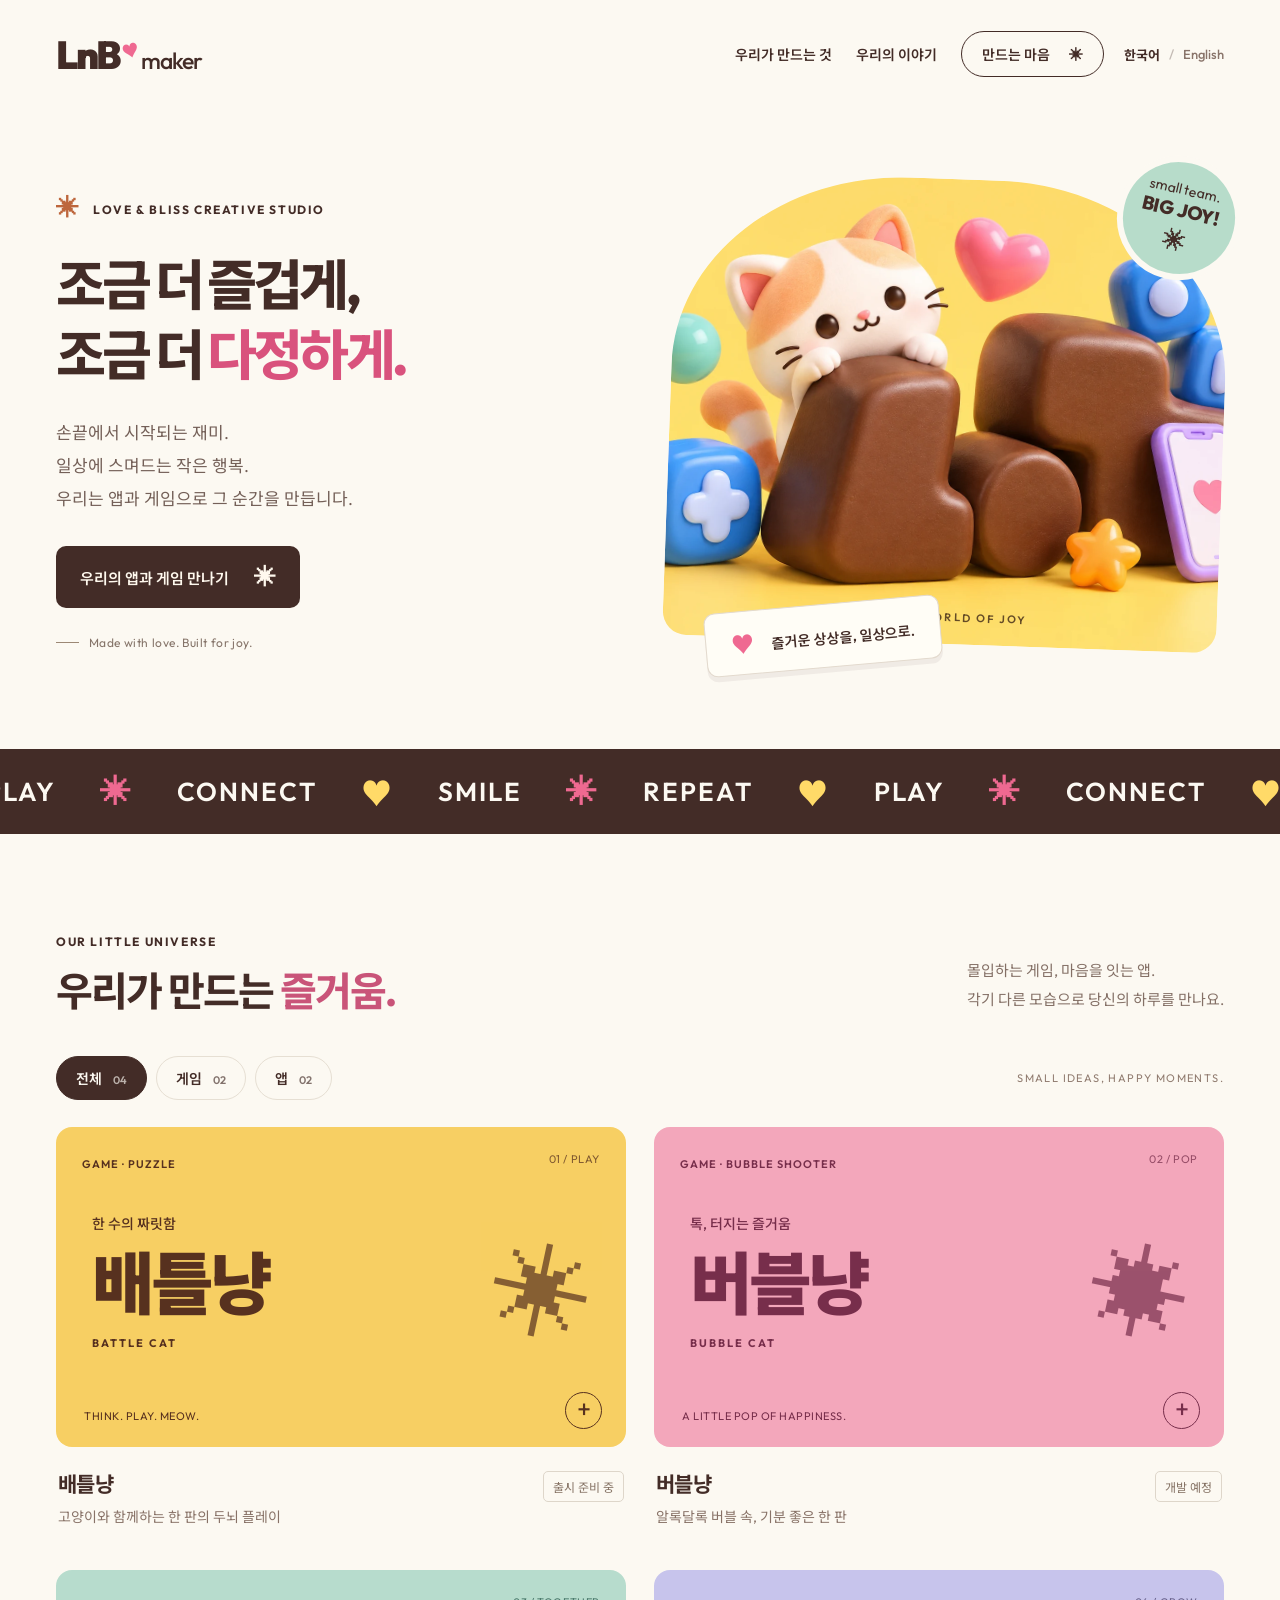
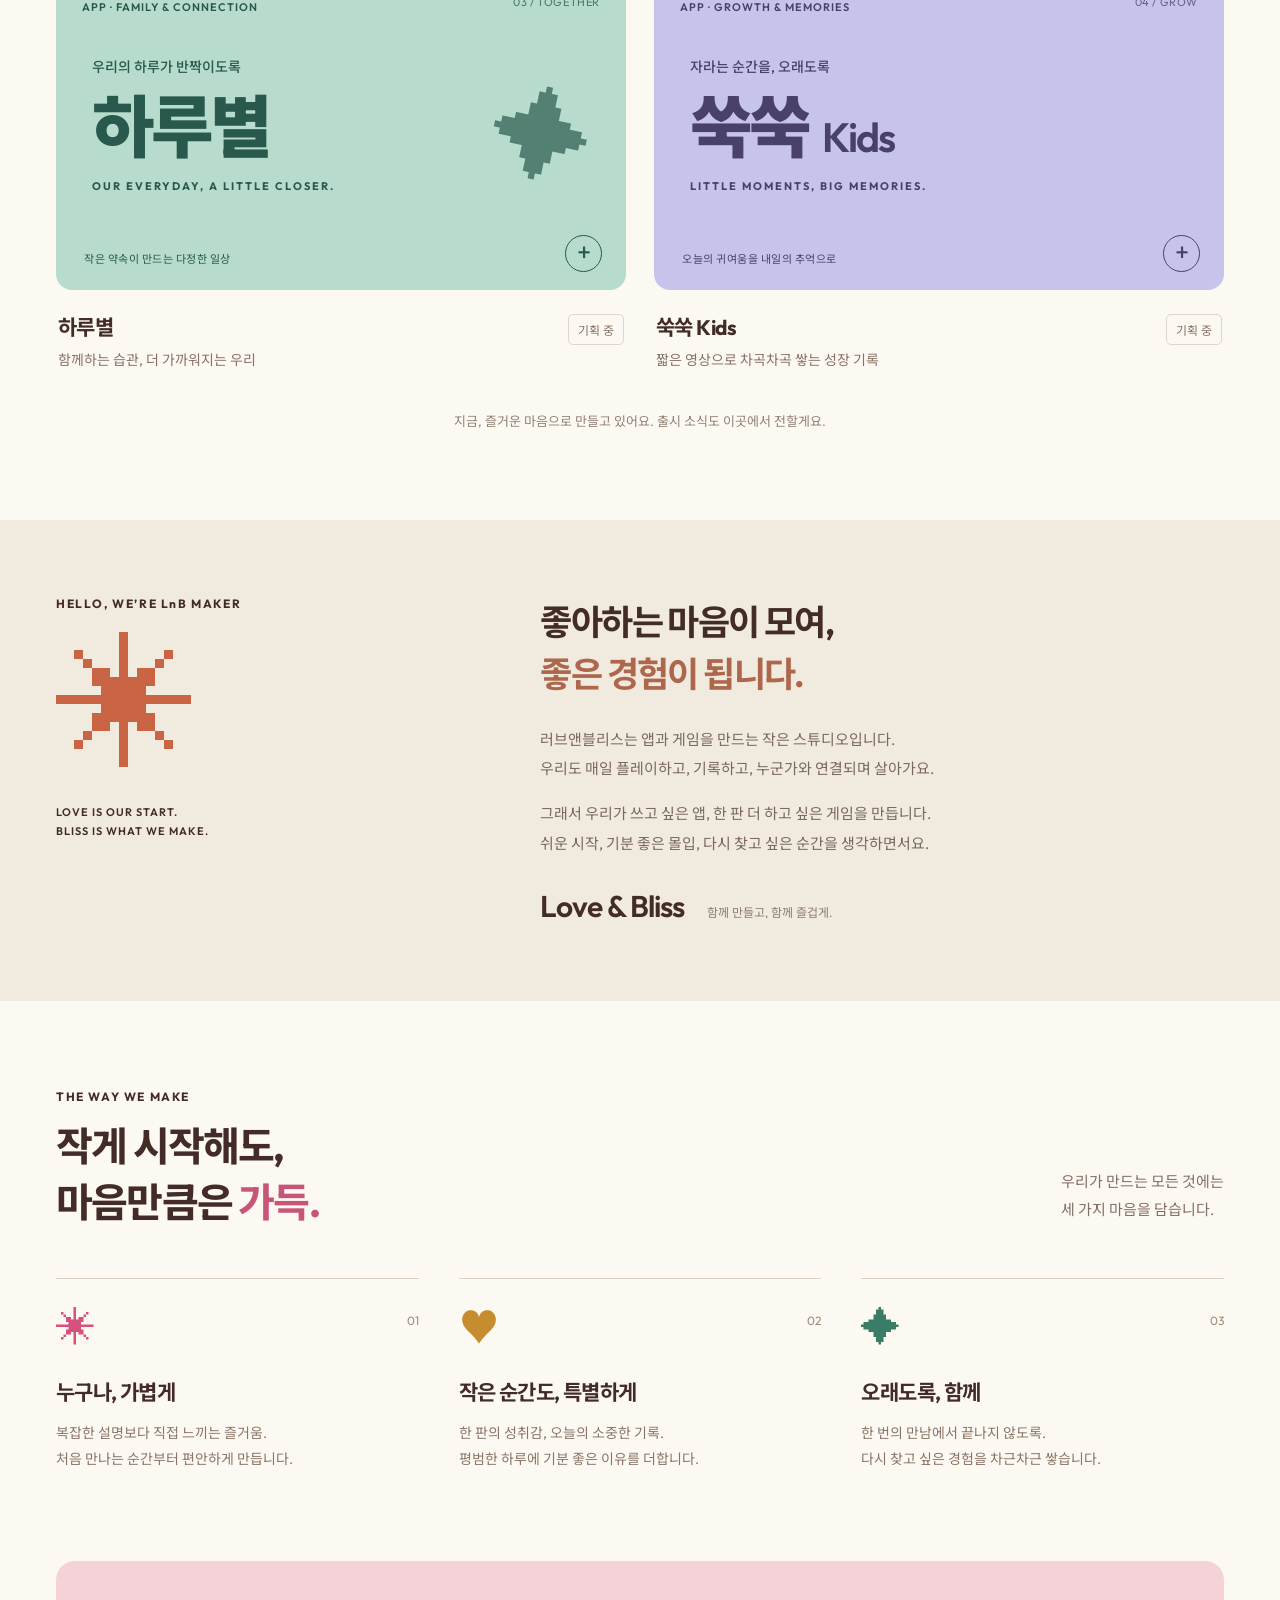
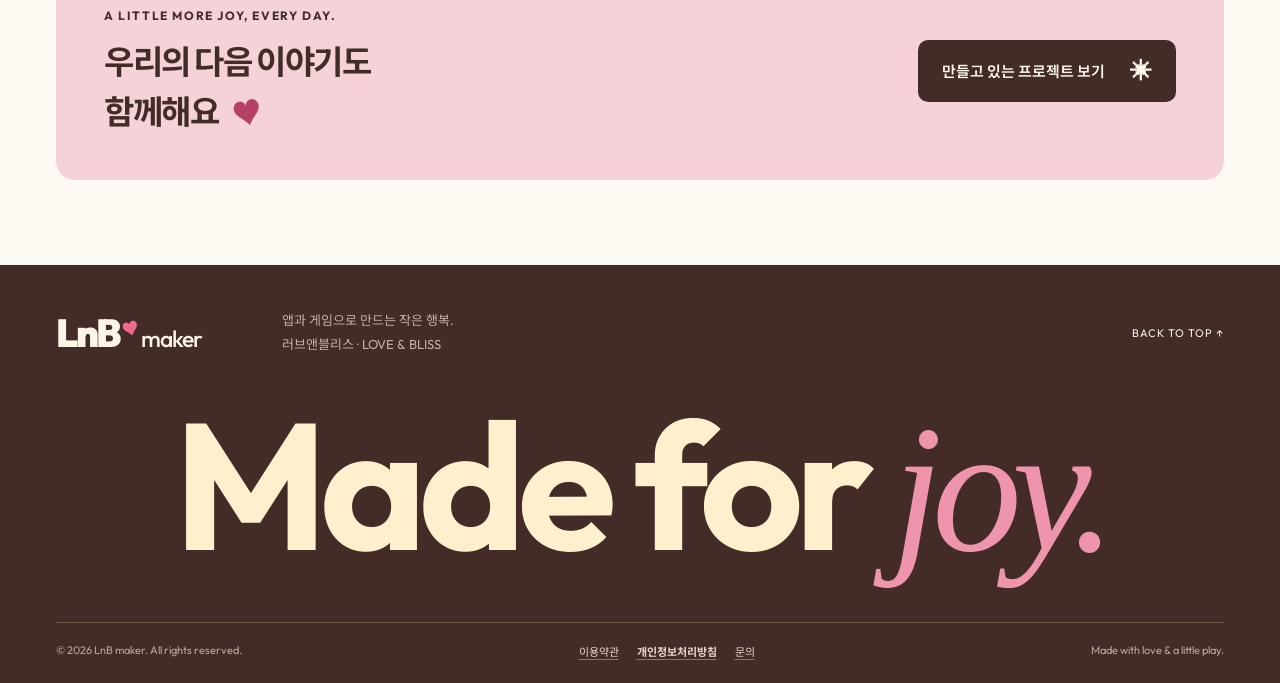
<file: index.html>
<!doctype html>
<html lang="ko">
<head>
<meta charset="utf-8"><meta name="viewport" content="width=device-width,initial-scale=1">
<title>LnB maker — 즐거움을 만드는 우리</title>
<meta name="description" content="러브앤블리스, LnB maker. 손끝의 재미부터 일상의 따뜻한 연결까지, 앱과 게임을 만듭니다.">
<meta name="theme-color" content="#fcf9f2">
<link rel="icon" type="image/svg+xml" href="data:image/svg+xml,%3Csvg xmlns='http://www.w3.org/2000/svg' viewBox='0 0 64 64'%3E%3Crect width='64' height='64' rx='18' fill='%23432c27'/%3E%3Ctext x='12' y='45' font-family='Arial' font-weight='900' font-size='40' fill='%23ffd966'%3EL%3C/text%3E%3Ccircle cx='46' cy='43' r='7' fill='%23ff7098'/%3E%3C/svg%3E">
<link rel="stylesheet" href="style.css">
<link rel="alternate" hreflang="ko" href="index.html">
<link rel="alternate" hreflang="en" href="en.html">
</head>
<body>
<a class="skip" href="#main">본문으로 건너뛰기</a>
<header class="header"><a class="logo" href="#" aria-label="LnB maker 홈">LnB<span class="logo-heart">♥</span><span class="maker">maker</span></a><nav aria-label="주 메뉴" id="nav"><a href="#work">우리가 만드는 것</a><a href="#about">우리의 이야기</a><a class="nav-pill" href="#values">만드는 마음 <span>✳</span></a></nav><div class="language-switch" role="group" aria-label="언어 선택"><a href="index.html" lang="ko" aria-current="page">한국어</a><span aria-hidden="true">/</span><a href="en.html" lang="en">English</a></div><button class="menu" aria-expanded="false" aria-controls="nav" aria-label="메뉴 열기"><span></span><span></span></button></header>
<main id="main">
<section class="hero wrap" aria-labelledby="hero-title"><div class="hero-copy"><div class="eyebrow"><span class="tiny-star">✳</span> LOVE & BLISS CREATIVE STUDIO</div><h1 id="hero-title">조금 더 즐겁게,<br>조금 더 <span class="pink-word">다정하게.</span></h1><p class="hero-description">손끝에서 시작되는 재미.<br>일상에 스며드는 작은 행복.<br>우리는 앱과 게임으로 그 순간을 만듭니다.</p><a class="button dark" href="#work">우리의 앱과 게임 만나기 <span>✳</span></a><div class="hero-note"><span class="note-line"></span> Made with love. Built for joy.</div></div><div class="hero-visual"><div class="art-frame"><img src="assets/brand-world.webp" alt="고양이 캐릭터와 하트, 스마트폰, 알록달록한 게임 블록이 어우러진 LnB maker의 상상 속 세상" width="1536" height="1024" fetchpriority="high"><span class="art-caption">A LITTLE WORLD OF JOY</span></div><div class="round-sticker">small team.<br><b>BIG JOY!</b><span>✷</span></div><div class="visual-label"><span>♥</span> 즐거운 상상을, 일상으로.</div></div></section>
<div class="ribbon" aria-label="Play, Connect, Smile, Repeat"><div>PLAY <span>✳</span> CONNECT <span>♥</span> SMILE <span>✳</span> REPEAT <span>♥</span> PLAY <span>✳</span> CONNECT <span>♥</span> SMILE <span>✳</span> REPEAT <span>♥</span></div></div>
<section class="work wrap" id="work" aria-labelledby="work-title"><div class="section-top"><div><div class="eyebrow">OUR LITTLE UNIVERSE</div><h2 id="work-title">우리가 만드는 <em>즐거움.</em></h2></div><p>몰입하는 게임, 마음을 잇는 앱.<br>각기 다른 모습으로 당신의 하루를 만나요.</p></div><div class="filter-row"><div class="filters" role="group" aria-label="프로젝트 종류"><button class="filter active" data-filter="all" aria-pressed="true">전체 <span>04</span></button><button class="filter" data-filter="game" aria-pressed="false">게임 <span>02</span></button><button class="filter" data-filter="app" aria-pressed="false">앱 <span>02</span></button></div><span class="work-aside">SMALL IDEAS, HAPPY MOMENTS.</span></div>
<div class="projects">
<button class="project" data-category="game" data-project="battle"><div class="project-art battle"><span class="card-tag">GAME · PUZZLE</span><span class="project-number">01 / PLAY</span><div class="type-art"><span class="type-small">한 수의 짜릿함</span><strong>배틀냥<span class="type-symbol">✳</span></strong><span class="type-en">BATTLE CAT</span></div><span class="art-bottom">THINK. PLAY. MEOW.</span><span class="plus" aria-hidden="true">+</span></div><div class="project-meta"><div><h3>배틀냥</h3><p>고양이와 함께하는 한 판의 두뇌 플레이</p></div><span class="status">출시 준비 중</span></div></button>
<button class="project" data-category="game" data-project="bubble"><div class="project-art bubble"><span class="card-tag">GAME · BUBBLE SHOOTER</span><span class="project-number">02 / POP</span><div class="type-art"><span class="type-small">톡, 터지는 즐거움</span><strong>버블냥<span class="type-symbol">✴</span></strong><span class="type-en">BUBBLE CAT</span></div><span class="art-bottom">A LITTLE POP OF HAPPINESS.</span><span class="plus" aria-hidden="true">+</span></div><div class="project-meta"><div><h3>버블냥</h3><p>알록달록 버블 속, 기분 좋은 한 판</p></div><span class="status">개발 예정</span></div></button>
<button class="project" data-category="app" data-project="haru"><div class="project-art haru"><span class="card-tag">APP · FAMILY & CONNECTION</span><span class="project-number">03 / TOGETHER</span><div class="type-art"><span class="type-small">우리의 하루가 반짝이도록</span><strong>하루별<span class="type-symbol">✦</span></strong><span class="type-en">OUR EVERYDAY, A LITTLE CLOSER.</span></div><span class="art-bottom">작은 약속이 만드는 다정한 일상</span><span class="plus" aria-hidden="true">+</span></div><div class="project-meta"><div><h3>하루별</h3><p>함께하는 습관, 더 가까워지는 우리</p></div><span class="status">기획 중</span></div></button>
<button class="project" data-category="app" data-project="ssuk"><div class="project-art ssuk"><span class="card-tag">APP · GROWTH & MEMORIES</span><span class="project-number">04 / GROW</span><div class="type-art"><span class="type-small">자라는 순간을, 오래도록</span><strong>쑥쑥<span class="kids">Kids</span></strong><span class="type-en">LITTLE MOMENTS, BIG MEMORIES.</span></div><span class="art-bottom">오늘의 귀여움을 내일의 추억으로</span><span class="plus" aria-hidden="true">+</span></div><div class="project-meta"><div><h3>쑥쑥 Kids</h3><p>짧은 영상으로 차곡차곡 쌓는 성장 기록</p></div><span class="status">기획 중</span></div></button>
</div><p class="project-footnote">지금, 즐거운 마음으로 만들고 있어요. 출시 소식도 이곳에서 전할게요.</p><p class="sr-only" id="filter-result" aria-live="polite">전체 프로젝트 4개</p></section>
<section class="about" id="about" aria-labelledby="about-title"><div class="about-inner wrap"><div class="about-label"><span class="eyebrow">HELLO, WE’RE LnB MAKER</span><span class="big-asterisk" aria-hidden="true">✳</span><span class="about-mini">LOVE IS OUR START.<br>BLISS IS WHAT WE MAKE.</span></div><div class="about-copy"><h2 id="about-title">좋아하는 마음이 모여,<br><span>좋은 경험이 됩니다.</span></h2><p>러브앤블리스는 앱과 게임을 만드는 작은 스튜디오입니다.<br class="desktop-break"> 우리도 매일 플레이하고, 기록하고, 누군가와 연결되며 살아가요.</p><p>그래서 우리가 쓰고 싶은 앱, 한 판 더 하고 싶은 게임을 만듭니다.<br class="desktop-break"> 쉬운 시작, 기분 좋은 몰입, 다시 찾고 싶은 순간을 생각하면서요.</p><div class="signature">Love & Bliss<span>함께 만들고, 함께 즐겁게.</span></div></div></div></section>
<section class="values wrap" id="values" aria-labelledby="values-title"><div class="section-top"><div><div class="eyebrow">THE WAY WE MAKE</div><h2 id="values-title">작게 시작해도,<br>마음만큼은 <em>가득.</em></h2></div><p>우리가 만드는 모든 것에는<br>세 가지 마음을 담습니다.</p></div><div class="value-grid"><article><span class="value-icon pink">✳</span><span class="value-no">01</span><h3>누구나, 가볍게</h3><p>복잡한 설명보다 직접 느끼는 즐거움.<br>처음 만나는 순간부터 편안하게 만듭니다.</p></article><article><span class="value-icon yellow">♥</span><span class="value-no">02</span><h3>작은 순간도, 특별하게</h3><p>한 판의 성취감, 오늘의 소중한 기록.<br>평범한 하루에 기분 좋은 이유를 더합니다.</p></article><article><span class="value-icon mint">✦</span><span class="value-no">03</span><h3>오래도록, 함께</h3><p>한 번의 만남에서 끝나지 않도록.<br>다시 찾고 싶은 경험을 차근차근 쌓습니다.</p></article></div></section>
<section class="closing wrap"><div><span class="eyebrow">A LITTLE MORE JOY, EVERY DAY.</span><h2>우리의 다음 이야기도<br>함께해요<span>♥</span></h2></div><a class="button dark" href="#work">만들고 있는 프로젝트 보기 <span>✳</span></a></section>
</main>
<footer class="footer"><div class="footer-top wrap"><a class="logo" href="#" aria-label="맨 위로">LnB<span class="logo-heart">♥</span><span class="maker">maker</span></a><p>앱과 게임으로 만드는 작은 행복.<br>러브앤블리스 · LOVE & BLISS</p><a href="#main" class="top-link">BACK TO TOP ↑</a></div><div class="footer-word" aria-hidden="true">Made for <i>joy.</i></div><div class="footer-bottom wrap"><span>© 2026 LnB maker. All rights reserved.</span><nav class="footer-legal" aria-label="약관 및 정책"><a href="terms-ko.html">이용약관</a><a href="privacy-ko.html"><b>개인정보처리방침</b></a><a href="mailto:lnbmaker.admin@gmail.com">문의</a></nav><span>Made with love & a little play.</span></div></footer>
<dialog id="project-dialog" aria-labelledby="dialog-title"><button class="dialog-close" aria-label="상세 소개 닫기">×</button><div class="dialog-kicker"></div><h2 id="dialog-title"></h2><p class="dialog-subtitle"></p><p class="dialog-description"></p><div class="dialog-details"></div><p class="dialog-status"></p><button class="button dark dialog-done">다른 프로젝트도 보기</button></dialog>
<script src="script.js"></script>
</body></html>
</file>
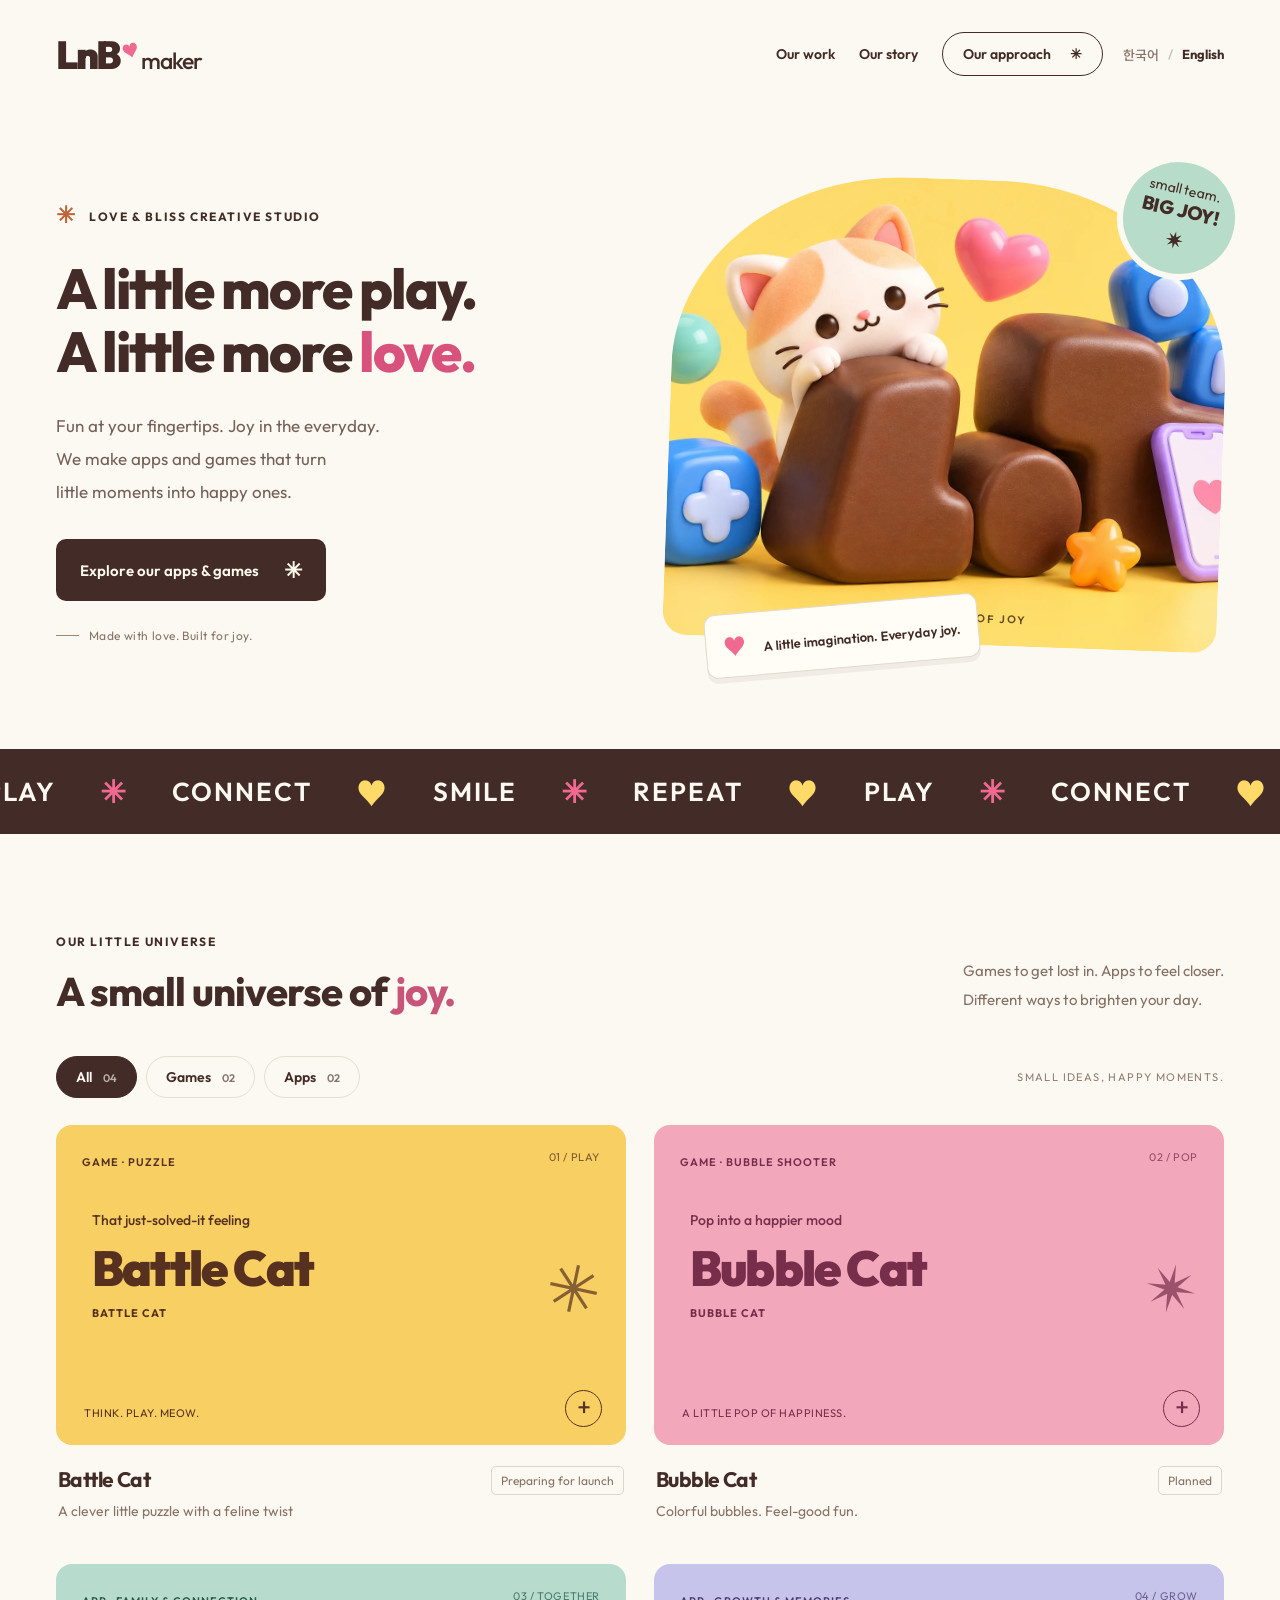
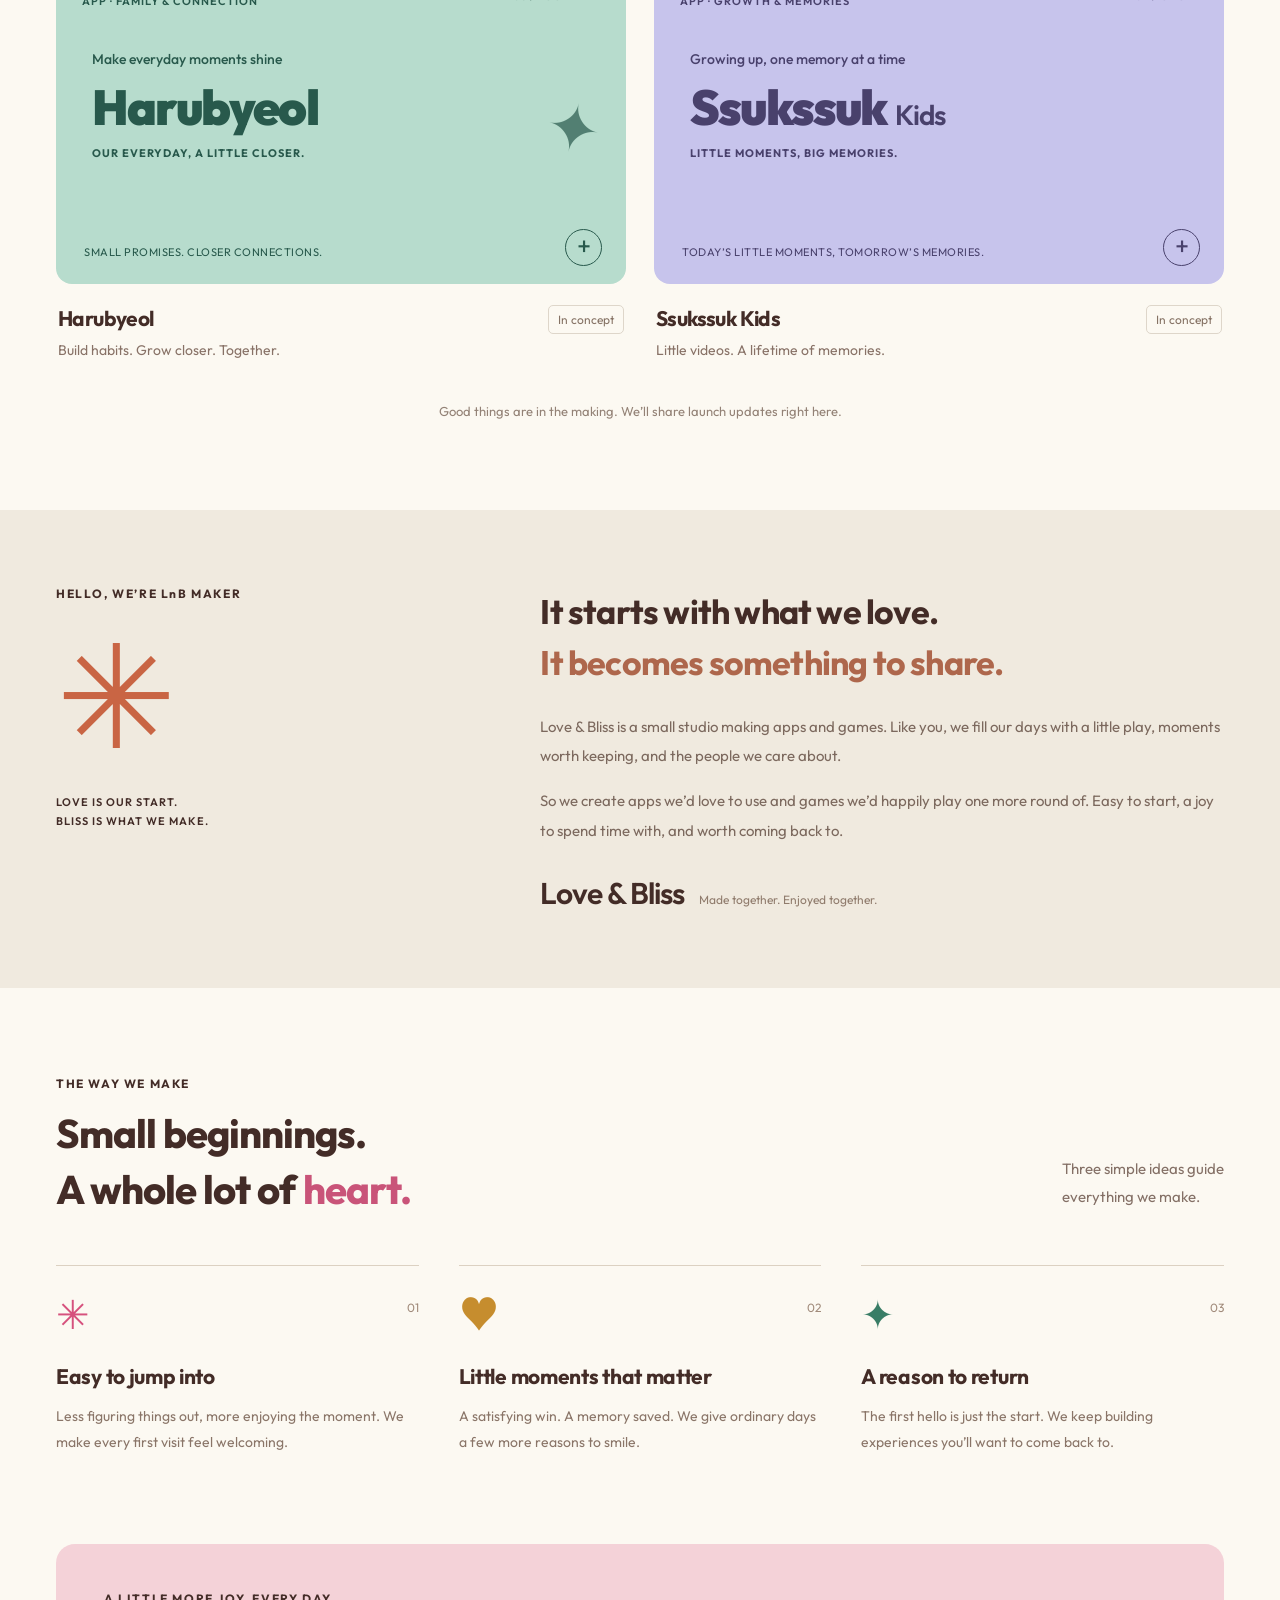
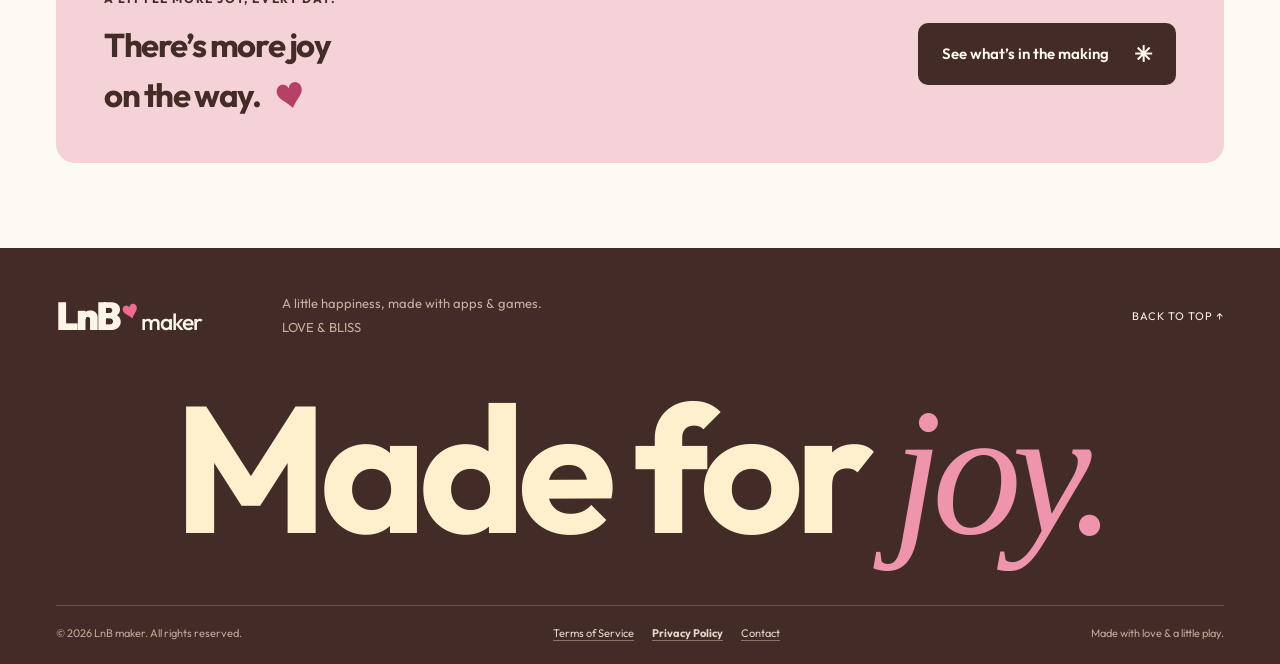
<file: en.html>
<!doctype html>
<html lang="en">
<head>
<meta charset="utf-8"><meta name="viewport" content="width=device-width,initial-scale=1">
<title>LnB maker — Apps, games & a little more joy</title>
<meta name="description" content="Love & Bliss is a small creative studio making apps and games that bring a little more play, connection, and joy to everyday life.">
<meta name="theme-color" content="#fcf9f2">
<link rel="icon" type="image/svg+xml" href="data:image/svg+xml,%3Csvg xmlns='http://www.w3.org/2000/svg' viewBox='0 0 64 64'%3E%3Crect width='64' height='64' rx='18' fill='%23432c27'/%3E%3Ctext x='12' y='45' font-family='Arial' font-weight='900' font-size='40' fill='%23ffd966'%3EL%3C/text%3E%3Ccircle cx='46' cy='43' r='7' fill='%23ff7098'/%3E%3C/svg%3E">
<link rel="stylesheet" href="style.css">
<link rel="alternate" hreflang="ko" href="index.html">
<link rel="alternate" hreflang="en" href="en.html">
</head>
<body>
<a class="skip" href="#main">Skip to content</a>
<header class="header"><a class="logo" href="#" aria-label="LnB maker home">LnB<span class="logo-heart">♥</span><span class="maker">maker</span></a><nav aria-label="Main navigation" id="nav"><a href="#work">Our work</a><a href="#about">Our story</a><a class="nav-pill" href="#values">Our approach <span>✳</span></a></nav><div class="language-switch" role="group" aria-label="Choose language"><a href="index.html" lang="ko">한국어</a><span aria-hidden="true">/</span><a href="en.html" lang="en" aria-current="page">English</a></div><button class="menu" aria-expanded="false" aria-controls="nav" aria-label="Open menu"><span></span><span></span></button></header>
<main id="main">
<section class="hero wrap" aria-labelledby="hero-title"><div class="hero-copy"><div class="eyebrow"><span class="tiny-star">✳</span> LOVE & BLISS CREATIVE STUDIO</div><h1 id="hero-title">A little more play.<br>A little more <span class="pink-word">love.</span></h1><p class="hero-description">Fun at your fingertips. Joy in the everyday.<br>We make apps and games that turn<br>little moments into happy ones.</p><a class="button dark" href="#work">Explore our apps & games <span>✳</span></a><div class="hero-note"><span class="note-line"></span> Made with love. Built for joy.</div></div><div class="hero-visual"><div class="art-frame"><img src="assets/brand-world.webp" alt="A playful LnB maker world with a cat, a heart, a smartphone, and colorful game blocks" width="1536" height="1024" fetchpriority="high"><span class="art-caption">A LITTLE WORLD OF JOY</span></div><div class="round-sticker">small team.<br><b>BIG JOY!</b><span>✷</span></div><div class="visual-label"><span>♥</span> A little imagination. Everyday joy.</div></div></section>
<div class="ribbon" aria-label="Play, Connect, Smile, Repeat"><div>PLAY <span>✳</span> CONNECT <span>♥</span> SMILE <span>✳</span> REPEAT <span>♥</span> PLAY <span>✳</span> CONNECT <span>♥</span> SMILE <span>✳</span> REPEAT <span>♥</span></div></div>
<section class="work wrap" id="work" aria-labelledby="work-title"><div class="section-top"><div><div class="eyebrow">OUR LITTLE UNIVERSE</div><h2 id="work-title">A small universe of <em>joy.</em></h2></div><p>Games to get lost in. Apps to feel closer.<br>Different ways to brighten your day.</p></div><div class="filter-row"><div class="filters" role="group" aria-label="Project category"><button class="filter active" data-filter="all" aria-pressed="true">All <span>04</span></button><button class="filter" data-filter="game" aria-pressed="false">Games <span>02</span></button><button class="filter" data-filter="app" aria-pressed="false">Apps <span>02</span></button></div><span class="work-aside">SMALL IDEAS, HAPPY MOMENTS.</span></div>
<div class="projects">
<button class="project" data-category="game" data-project="battle"><div class="project-art battle"><span class="card-tag">GAME · PUZZLE</span><span class="project-number">01 / PLAY</span><div class="type-art"><span class="type-small">That just-solved-it feeling</span><strong>Battle Cat<span class="type-symbol">✳</span></strong><span class="type-en">BATTLE CAT</span></div><span class="art-bottom">THINK. PLAY. MEOW.</span><span class="plus" aria-hidden="true">+</span></div><div class="project-meta"><div><h3>Battle Cat</h3><p>A clever little puzzle with a feline twist</p></div><span class="status">Preparing for launch</span></div></button>
<button class="project" data-category="game" data-project="bubble"><div class="project-art bubble"><span class="card-tag">GAME · BUBBLE SHOOTER</span><span class="project-number">02 / POP</span><div class="type-art"><span class="type-small">Pop into a happier mood</span><strong>Bubble Cat<span class="type-symbol">✴</span></strong><span class="type-en">BUBBLE CAT</span></div><span class="art-bottom">A LITTLE POP OF HAPPINESS.</span><span class="plus" aria-hidden="true">+</span></div><div class="project-meta"><div><h3>Bubble Cat</h3><p>Colorful bubbles. Feel-good fun.</p></div><span class="status">Planned</span></div></button>
<button class="project" data-category="app" data-project="haru"><div class="project-art haru"><span class="card-tag">APP · FAMILY & CONNECTION</span><span class="project-number">03 / TOGETHER</span><div class="type-art"><span class="type-small">Make everyday moments shine</span><strong>Harubyeol<span class="type-symbol">✦</span></strong><span class="type-en">OUR EVERYDAY, A LITTLE CLOSER.</span></div><span class="art-bottom">SMALL PROMISES. CLOSER CONNECTIONS.</span><span class="plus" aria-hidden="true">+</span></div><div class="project-meta"><div><h3>Harubyeol</h3><p>Build habits. Grow closer. Together.</p></div><span class="status">In concept</span></div></button>
<button class="project" data-category="app" data-project="ssuk"><div class="project-art ssuk"><span class="card-tag">APP · GROWTH & MEMORIES</span><span class="project-number">04 / GROW</span><div class="type-art"><span class="type-small">Growing up, one memory at a time</span><strong>Ssukssuk<span class="kids">Kids</span></strong><span class="type-en">LITTLE MOMENTS, BIG MEMORIES.</span></div><span class="art-bottom">TODAY’S LITTLE MOMENTS, TOMORROW’S MEMORIES.</span><span class="plus" aria-hidden="true">+</span></div><div class="project-meta"><div><h3>Ssukssuk Kids</h3><p>Little videos. A lifetime of memories.</p></div><span class="status">In concept</span></div></button>
</div><p class="project-footnote">Good things are in the making. We’ll share launch updates right here.</p><p class="sr-only" id="filter-result" aria-live="polite">Showing all 4 projects</p></section>
<section class="about" id="about" aria-labelledby="about-title"><div class="about-inner wrap"><div class="about-label"><span class="eyebrow">HELLO, WE’RE LnB MAKER</span><span class="big-asterisk" aria-hidden="true">✳</span><span class="about-mini">LOVE IS OUR START.<br>BLISS IS WHAT WE MAKE.</span></div><div class="about-copy"><h2 id="about-title">It starts with what we love.<br><span>It becomes something to share.</span></h2><p>Love & Bliss is a small studio making apps and games. Like you, we fill our days with a little play, moments worth keeping, and the people we care about.</p><p>So we create apps we’d love to use and games we’d happily play one more round of. Easy to start, a joy to spend time with, and worth coming back to.</p><div class="signature">Love & Bliss<span>Made together. Enjoyed together.</span></div></div></div></section>
<section class="values wrap" id="values" aria-labelledby="values-title"><div class="section-top"><div><div class="eyebrow">THE WAY WE MAKE</div><h2 id="values-title">Small beginnings.<br>A whole lot of <em>heart.</em></h2></div><p>Three simple ideas guide<br>everything we make.</p></div><div class="value-grid"><article><span class="value-icon pink">✳</span><span class="value-no">01</span><h3>Easy to jump into</h3><p>Less figuring things out, more enjoying the moment. We make every first visit feel welcoming.</p></article><article><span class="value-icon yellow">♥</span><span class="value-no">02</span><h3>Little moments that matter</h3><p>A satisfying win. A memory saved. We give ordinary days a few more reasons to smile.</p></article><article><span class="value-icon mint">✦</span><span class="value-no">03</span><h3>A reason to return</h3><p>The first hello is just the start. We keep building experiences you’ll want to come back to.</p></article></div></section>
<section class="closing wrap"><div><span class="eyebrow">A LITTLE MORE JOY, EVERY DAY.</span><h2>There’s more joy<br>on the way.<span>♥</span></h2></div><a class="button dark" href="#work">See what’s in the making <span>✳</span></a></section>
</main>
<footer class="footer"><div class="footer-top wrap"><a class="logo" href="#" aria-label="Back to top">LnB<span class="logo-heart">♥</span><span class="maker">maker</span></a><p>A little happiness, made with apps & games.<br>LOVE & BLISS</p><a href="#main" class="top-link">BACK TO TOP ↑</a></div><div class="footer-word" aria-hidden="true">Made for <i>joy.</i></div><div class="footer-bottom wrap"><span>© 2026 LnB maker. All rights reserved.</span><nav class="footer-legal" aria-label="Legal"><a href="terms.html">Terms of Service</a><a href="privacy.html"><b>Privacy Policy</b></a><a href="mailto:lnbmaker.admin@gmail.com">Contact</a></nav><span>Made with love & a little play.</span></div></footer>
<dialog id="project-dialog" aria-labelledby="dialog-title"><button class="dialog-close" aria-label="Close project details">×</button><div class="dialog-kicker"></div><h2 id="dialog-title"></h2><p class="dialog-subtitle"></p><p class="dialog-description"></p><div class="dialog-details"></div><p class="dialog-status"></p><button class="button dark dialog-done">Explore more projects</button></dialog>
<script src="script.js"></script>
</body></html>
</file>
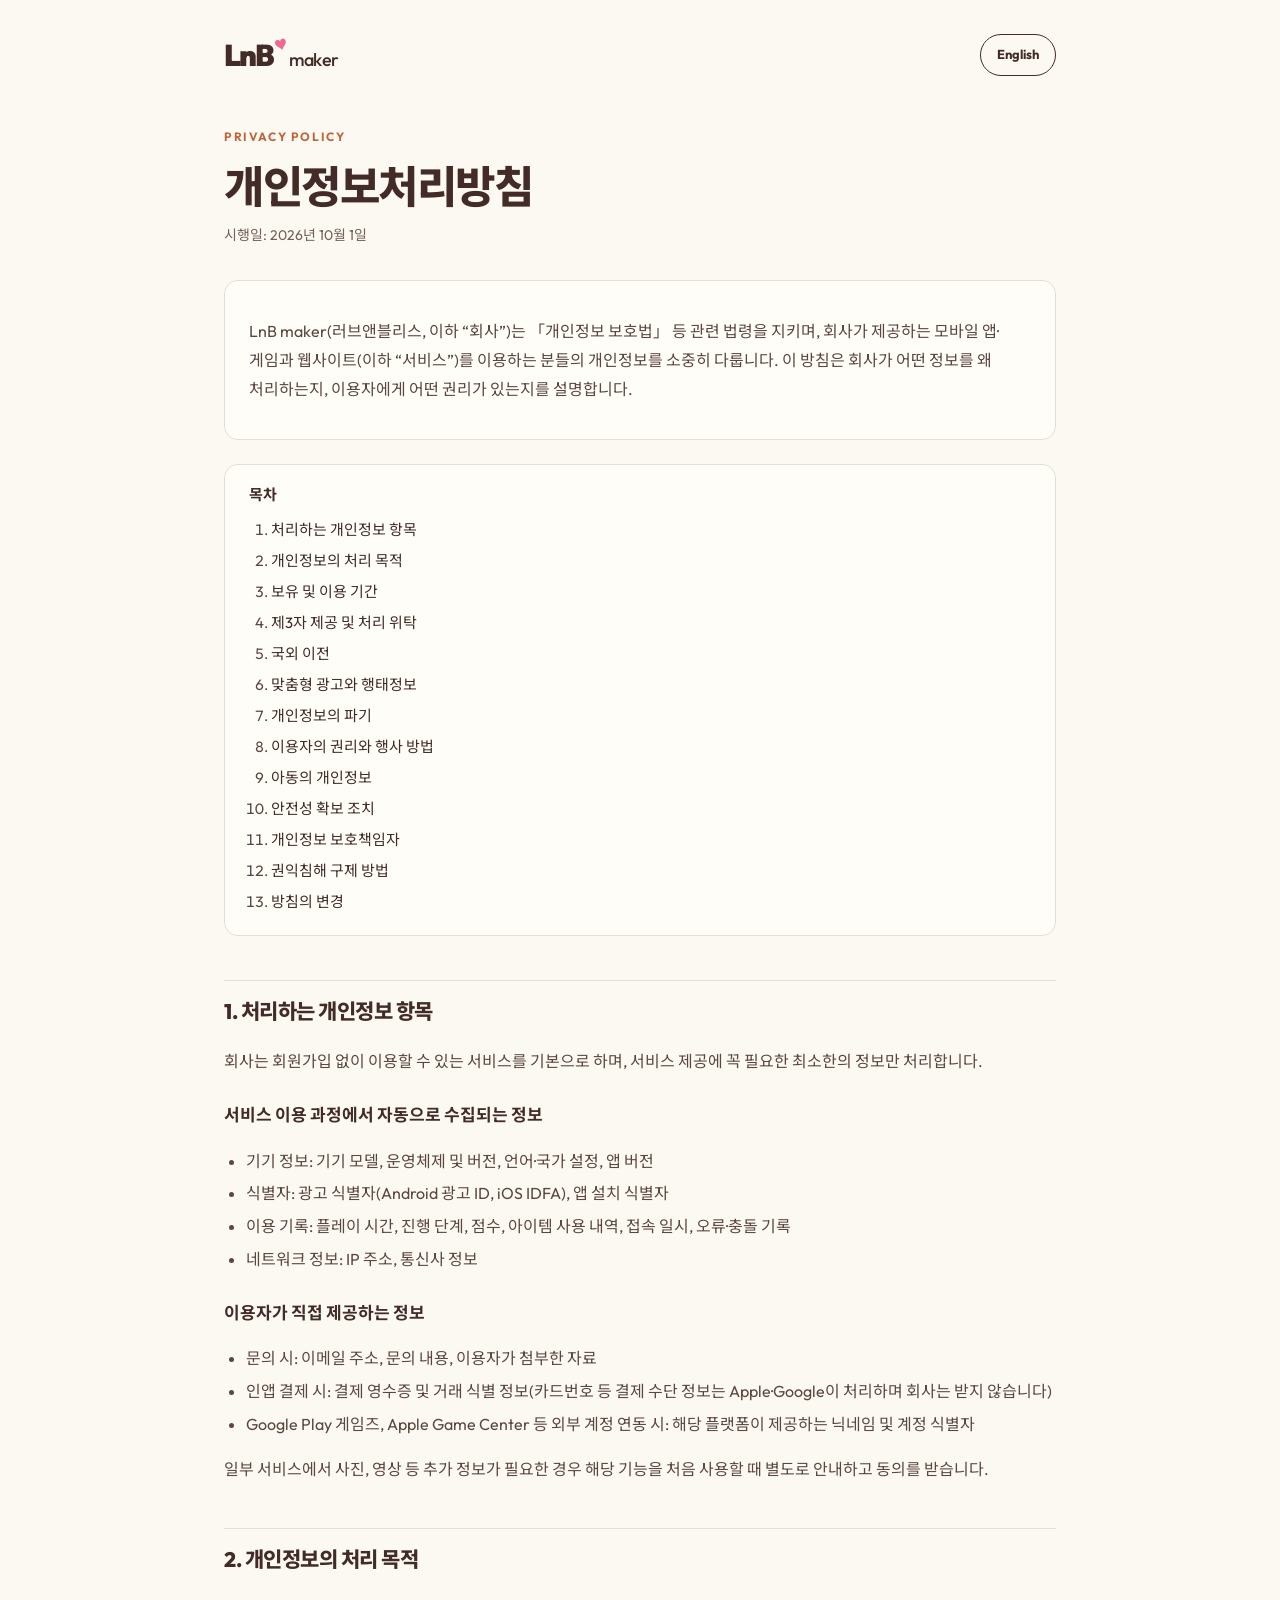
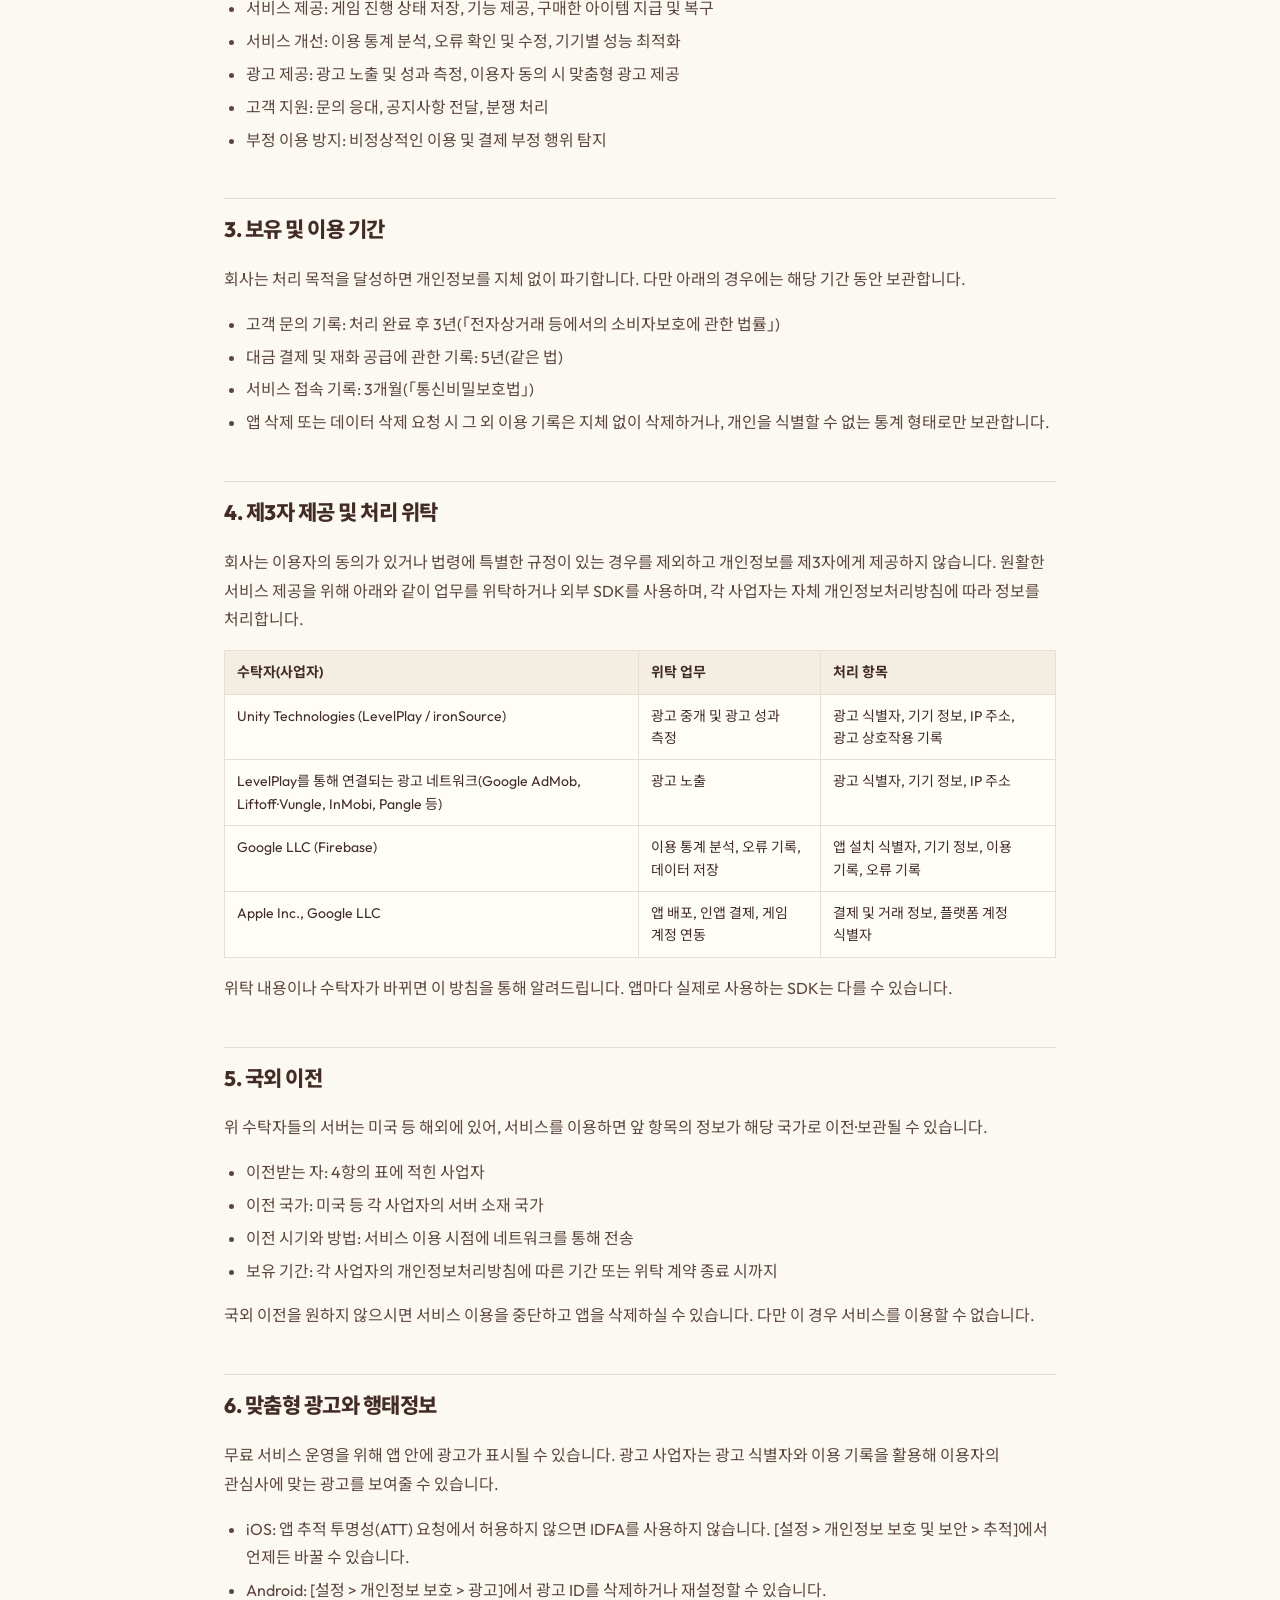
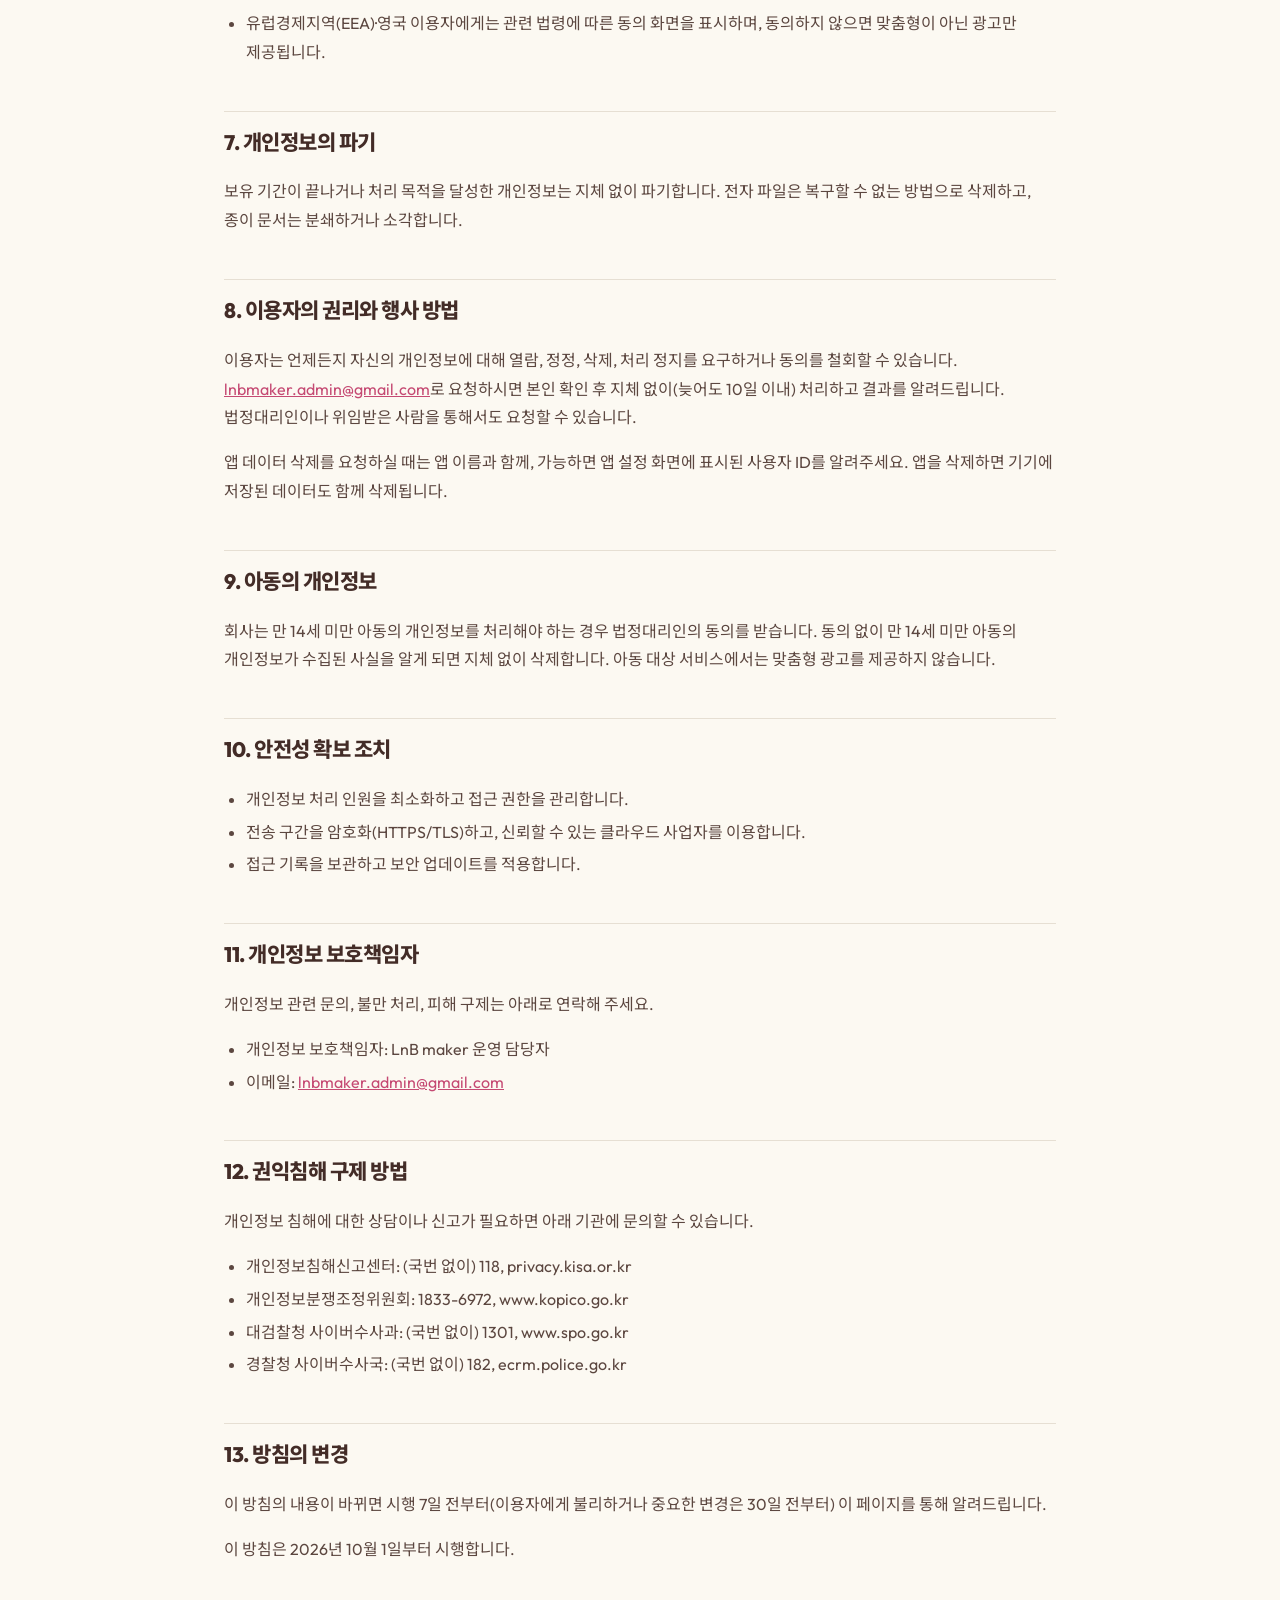
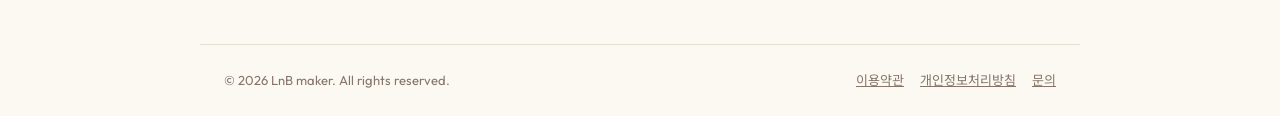
<file: privacy-ko.html>
<!doctype html>
<html lang="ko">
<head>
<meta charset="utf-8"><meta name="viewport" content="width=device-width,initial-scale=1">
<title>개인정보처리방침 — LnB maker</title>
<meta name="description" content="LnB maker(러브앤블리스) 앱·게임 서비스의 개인정보처리방침">
<meta name="theme-color" content="#fcf9f2">
<link rel="alternate" hreflang="en" href="privacy.html">
<link rel="stylesheet" href="legal.css">
</head>
<body>
<header class="header"><a class="logo" href="index.html" aria-label="LnB maker 홈">LnB<span class="logo-heart">♥</span><span class="maker">maker</span></a><a class="lang" href="privacy.html" hreflang="en" lang="en">English</a></header>
<main>
<p class="eyebrow">PRIVACY POLICY</p>
<h1>개인정보처리방침</h1>
<p class="meta">시행일: 2026년 10월 1일</p>

<div class="intro"><p>LnB maker(러브앤블리스, 이하 “회사”)는 「개인정보 보호법」 등 관련 법령을 지키며, 회사가 제공하는 모바일 앱·게임과 웹사이트(이하 “서비스”)를 이용하는 분들의 개인정보를 소중히 다룹니다. 이 방침은 회사가 어떤 정보를 왜 처리하는지, 이용자에게 어떤 권리가 있는지를 설명합니다.</p></div>

<nav class="toc" aria-label="목차"><strong>목차</strong><ol>
<li><a href="#items">처리하는 개인정보 항목</a></li>
<li><a href="#purpose">개인정보의 처리 목적</a></li>
<li><a href="#retention">보유 및 이용 기간</a></li>
<li><a href="#third">제3자 제공 및 처리 위탁</a></li>
<li><a href="#overseas">국외 이전</a></li>
<li><a href="#ads">맞춤형 광고와 행태정보</a></li>
<li><a href="#destroy">개인정보의 파기</a></li>
<li><a href="#rights">이용자의 권리와 행사 방법</a></li>
<li><a href="#children">아동의 개인정보</a></li>
<li><a href="#security">안전성 확보 조치</a></li>
<li><a href="#officer">개인정보 보호책임자</a></li>
<li><a href="#remedy">권익침해 구제 방법</a></li>
<li><a href="#changes">방침의 변경</a></li>
</ol></nav>

<h2 id="items">1. 처리하는 개인정보 항목</h2>
<p>회사는 회원가입 없이 이용할 수 있는 서비스를 기본으로 하며, 서비스 제공에 꼭 필요한 최소한의 정보만 처리합니다.</p>
<h3>서비스 이용 과정에서 자동으로 수집되는 정보</h3>
<ul>
<li>기기 정보: 기기 모델, 운영체제 및 버전, 언어·국가 설정, 앱 버전</li>
<li>식별자: 광고 식별자(Android 광고 ID, iOS IDFA), 앱 설치 식별자</li>
<li>이용 기록: 플레이 시간, 진행 단계, 점수, 아이템 사용 내역, 접속 일시, 오류·충돌 기록</li>
<li>네트워크 정보: IP 주소, 통신사 정보</li>
</ul>
<h3>이용자가 직접 제공하는 정보</h3>
<ul>
<li>문의 시: 이메일 주소, 문의 내용, 이용자가 첨부한 자료</li>
<li>인앱 결제 시: 결제 영수증 및 거래 식별 정보(카드번호 등 결제 수단 정보는 Apple·Google이 처리하며 회사는 받지 않습니다)</li>
<li>Google Play 게임즈, Apple Game Center 등 외부 계정 연동 시: 해당 플랫폼이 제공하는 닉네임 및 계정 식별자</li>
</ul>
<p>일부 서비스에서 사진, 영상 등 추가 정보가 필요한 경우 해당 기능을 처음 사용할 때 별도로 안내하고 동의를 받습니다.</p>

<h2 id="purpose">2. 개인정보의 처리 목적</h2>
<ul>
<li>서비스 제공: 게임 진행 상태 저장, 기능 제공, 구매한 아이템 지급 및 복구</li>
<li>서비스 개선: 이용 통계 분석, 오류 확인 및 수정, 기기별 성능 최적화</li>
<li>광고 제공: 광고 노출 및 성과 측정, 이용자 동의 시 맞춤형 광고 제공</li>
<li>고객 지원: 문의 응대, 공지사항 전달, 분쟁 처리</li>
<li>부정 이용 방지: 비정상적인 이용 및 결제 부정 행위 탐지</li>
</ul>

<h2 id="retention">3. 보유 및 이용 기간</h2>
<p>회사는 처리 목적을 달성하면 개인정보를 지체 없이 파기합니다. 다만 아래의 경우에는 해당 기간 동안 보관합니다.</p>
<ul>
<li>고객 문의 기록: 처리 완료 후 3년(「전자상거래 등에서의 소비자보호에 관한 법률」)</li>
<li>대금 결제 및 재화 공급에 관한 기록: 5년(같은 법)</li>
<li>서비스 접속 기록: 3개월(「통신비밀보호법」)</li>
<li>앱 삭제 또는 데이터 삭제 요청 시 그 외 이용 기록은 지체 없이 삭제하거나, 개인을 식별할 수 없는 통계 형태로만 보관합니다.</li>
</ul>

<h2 id="third">4. 제3자 제공 및 처리 위탁</h2>
<p>회사는 이용자의 동의가 있거나 법령에 특별한 규정이 있는 경우를 제외하고 개인정보를 제3자에게 제공하지 않습니다. 원활한 서비스 제공을 위해 아래와 같이 업무를 위탁하거나 외부 SDK를 사용하며, 각 사업자는 자체 개인정보처리방침에 따라 정보를 처리합니다.</p>
<div class="table-wrap"><table>
<thead><tr><th>수탁자(사업자)</th><th>위탁 업무</th><th>처리 항목</th></tr></thead>
<tbody>
<tr><td>Unity Technologies (LevelPlay / ironSource)</td><td>광고 중개 및 광고 성과 측정</td><td>광고 식별자, 기기 정보, IP 주소, 광고 상호작용 기록</td></tr>
<tr><td>LevelPlay를 통해 연결되는 광고 네트워크(Google AdMob, Liftoff·Vungle, InMobi, Pangle 등)</td><td>광고 노출</td><td>광고 식별자, 기기 정보, IP 주소</td></tr>
<tr><td>Google LLC (Firebase)</td><td>이용 통계 분석, 오류 기록, 데이터 저장</td><td>앱 설치 식별자, 기기 정보, 이용 기록, 오류 기록</td></tr>
<tr><td>Apple Inc., Google LLC</td><td>앱 배포, 인앱 결제, 게임 계정 연동</td><td>결제 및 거래 정보, 플랫폼 계정 식별자</td></tr>
</tbody></table></div>
<p>위탁 내용이나 수탁자가 바뀌면 이 방침을 통해 알려드립니다. 앱마다 실제로 사용하는 SDK는 다를 수 있습니다.</p>

<h2 id="overseas">5. 국외 이전</h2>
<p>위 수탁자들의 서버는 미국 등 해외에 있어, 서비스를 이용하면 앞 항목의 정보가 해당 국가로 이전·보관될 수 있습니다.</p>
<ul>
<li>이전받는 자: 4항의 표에 적힌 사업자</li>
<li>이전 국가: 미국 등 각 사업자의 서버 소재 국가</li>
<li>이전 시기와 방법: 서비스 이용 시점에 네트워크를 통해 전송</li>
<li>보유 기간: 각 사업자의 개인정보처리방침에 따른 기간 또는 위탁 계약 종료 시까지</li>
</ul>
<p>국외 이전을 원하지 않으시면 서비스 이용을 중단하고 앱을 삭제하실 수 있습니다. 다만 이 경우 서비스를 이용할 수 없습니다.</p>

<h2 id="ads">6. 맞춤형 광고와 행태정보</h2>
<p>무료 서비스 운영을 위해 앱 안에 광고가 표시될 수 있습니다. 광고 사업자는 광고 식별자와 이용 기록을 활용해 이용자의 관심사에 맞는 광고를 보여줄 수 있습니다.</p>
<ul>
<li>iOS: 앱 추적 투명성(ATT) 요청에서 허용하지 않으면 IDFA를 사용하지 않습니다. [설정 &gt; 개인정보 보호 및 보안 &gt; 추적]에서 언제든 바꿀 수 있습니다.</li>
<li>Android: [설정 &gt; 개인정보 보호 &gt; 광고]에서 광고 ID를 삭제하거나 재설정할 수 있습니다.</li>
<li>유럽경제지역(EEA)·영국 이용자에게는 관련 법령에 따른 동의 화면을 표시하며, 동의하지 않으면 맞춤형이 아닌 광고만 제공됩니다.</li>
</ul>

<h2 id="destroy">7. 개인정보의 파기</h2>
<p>보유 기간이 끝나거나 처리 목적을 달성한 개인정보는 지체 없이 파기합니다. 전자 파일은 복구할 수 없는 방법으로 삭제하고, 종이 문서는 분쇄하거나 소각합니다.</p>

<h2 id="rights">8. 이용자의 권리와 행사 방법</h2>
<p>이용자는 언제든지 자신의 개인정보에 대해 열람, 정정, 삭제, 처리 정지를 요구하거나 동의를 철회할 수 있습니다. <a href="mailto:lnbmaker.admin@gmail.com">lnbmaker.admin@gmail.com</a>로 요청하시면 본인 확인 후 지체 없이(늦어도 10일 이내) 처리하고 결과를 알려드립니다. 법정대리인이나 위임받은 사람을 통해서도 요청할 수 있습니다.</p>
<p>앱 데이터 삭제를 요청하실 때는 앱 이름과 함께, 가능하면 앱 설정 화면에 표시된 사용자 ID를 알려주세요. 앱을 삭제하면 기기에 저장된 데이터도 함께 삭제됩니다.</p>

<h2 id="children">9. 아동의 개인정보</h2>
<p>회사는 만 14세 미만 아동의 개인정보를 처리해야 하는 경우 법정대리인의 동의를 받습니다. 동의 없이 만 14세 미만 아동의 개인정보가 수집된 사실을 알게 되면 지체 없이 삭제합니다. 아동 대상 서비스에서는 맞춤형 광고를 제공하지 않습니다.</p>

<h2 id="security">10. 안전성 확보 조치</h2>
<ul>
<li>개인정보 처리 인원을 최소화하고 접근 권한을 관리합니다.</li>
<li>전송 구간을 암호화(HTTPS/TLS)하고, 신뢰할 수 있는 클라우드 사업자를 이용합니다.</li>
<li>접근 기록을 보관하고 보안 업데이트를 적용합니다.</li>
</ul>

<h2 id="officer">11. 개인정보 보호책임자</h2>
<p>개인정보 관련 문의, 불만 처리, 피해 구제는 아래로 연락해 주세요.</p>
<ul>
<li>개인정보 보호책임자: LnB maker 운영 담당자</li>
<li>이메일: <a href="mailto:lnbmaker.admin@gmail.com">lnbmaker.admin@gmail.com</a></li>
</ul>

<h2 id="remedy">12. 권익침해 구제 방법</h2>
<p>개인정보 침해에 대한 상담이나 신고가 필요하면 아래 기관에 문의할 수 있습니다.</p>
<ul>
<li>개인정보침해신고센터: (국번 없이) 118, privacy.kisa.or.kr</li>
<li>개인정보분쟁조정위원회: 1833-6972, www.kopico.go.kr</li>
<li>대검찰청 사이버수사과: (국번 없이) 1301, www.spo.go.kr</li>
<li>경찰청 사이버수사국: (국번 없이) 182, ecrm.police.go.kr</li>
</ul>

<h2 id="changes">13. 방침의 변경</h2>
<p>이 방침의 내용이 바뀌면 시행 7일 전부터(이용자에게 불리하거나 중요한 변경은 30일 전부터) 이 페이지를 통해 알려드립니다.</p>
<p>이 방침은 2026년 10월 1일부터 시행합니다.</p>
</main>
<footer class="footer"><span>© 2026 LnB maker. All rights reserved.</span><nav aria-label="법적 고지"><a href="terms-ko.html">이용약관</a><a href="privacy-ko.html">개인정보처리방침</a><a href="mailto:lnbmaker.admin@gmail.com">문의</a></nav></footer>
</body>
</html>
</file>
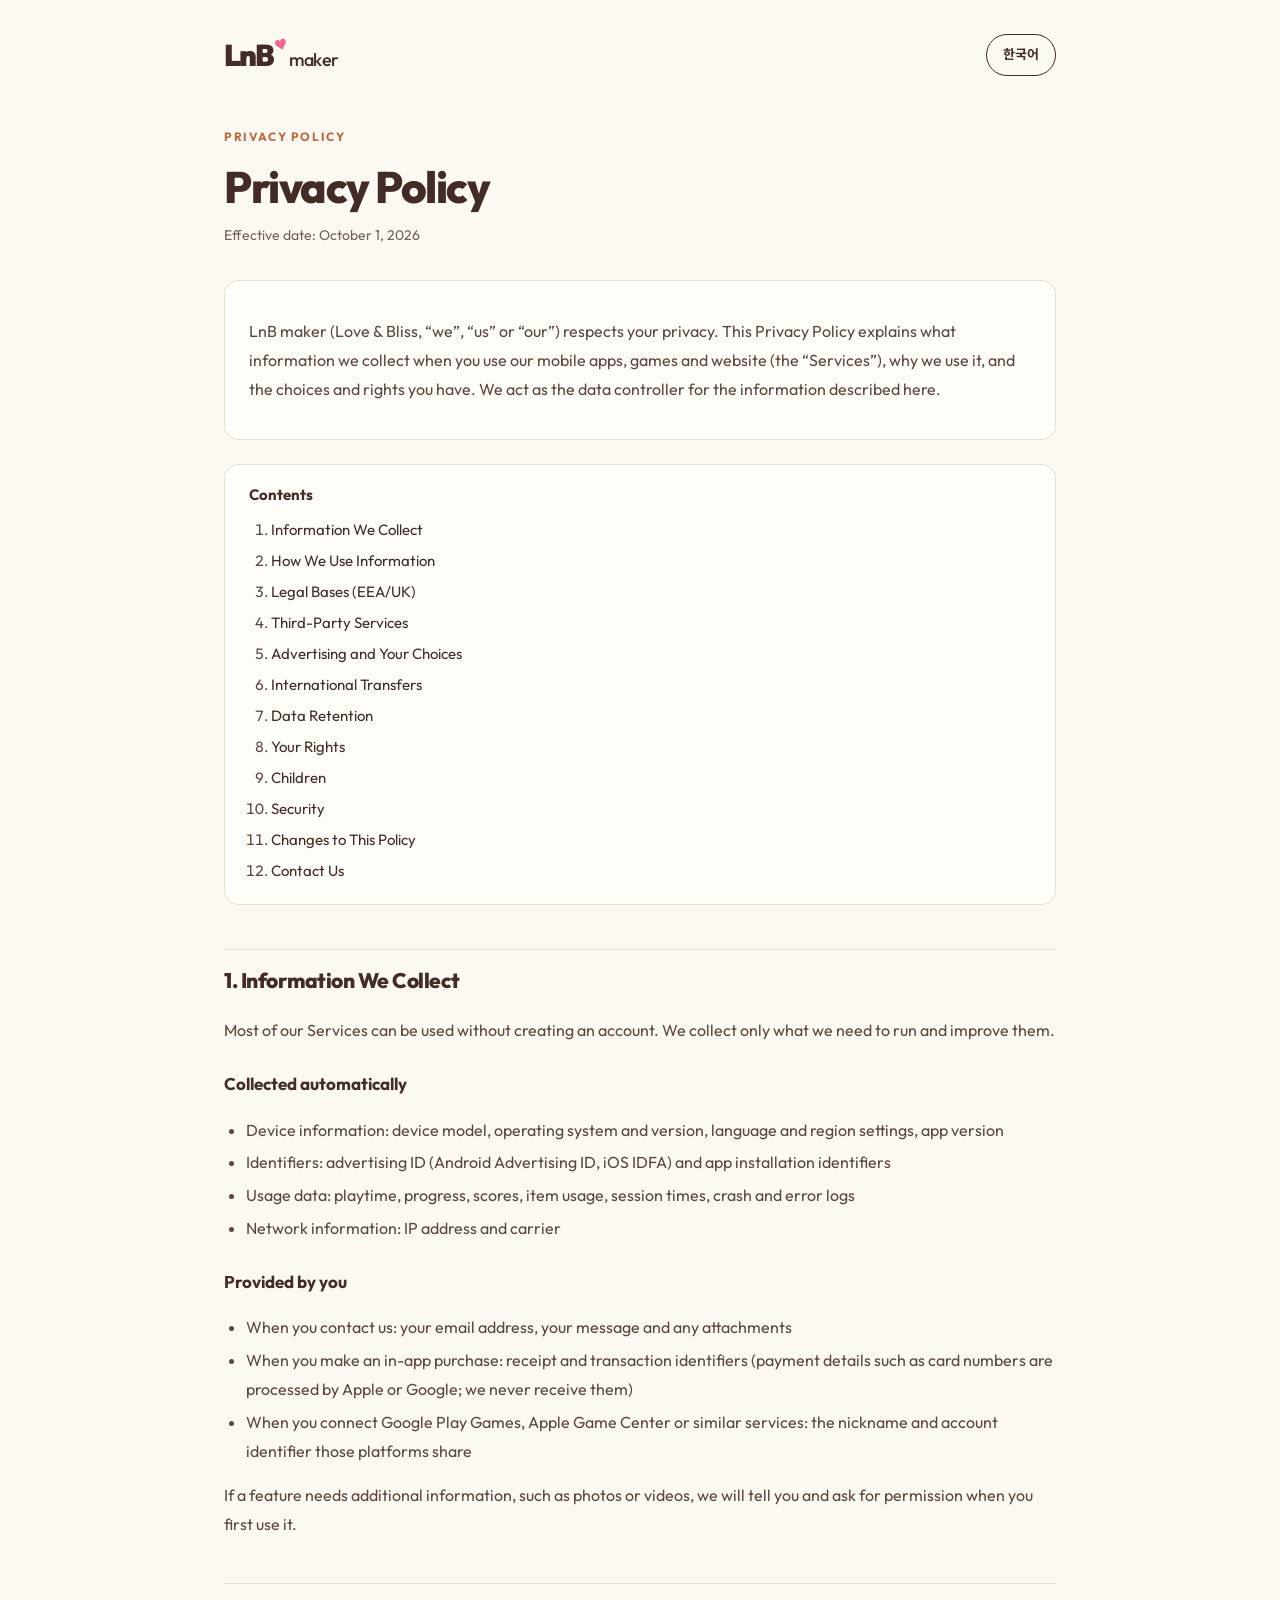
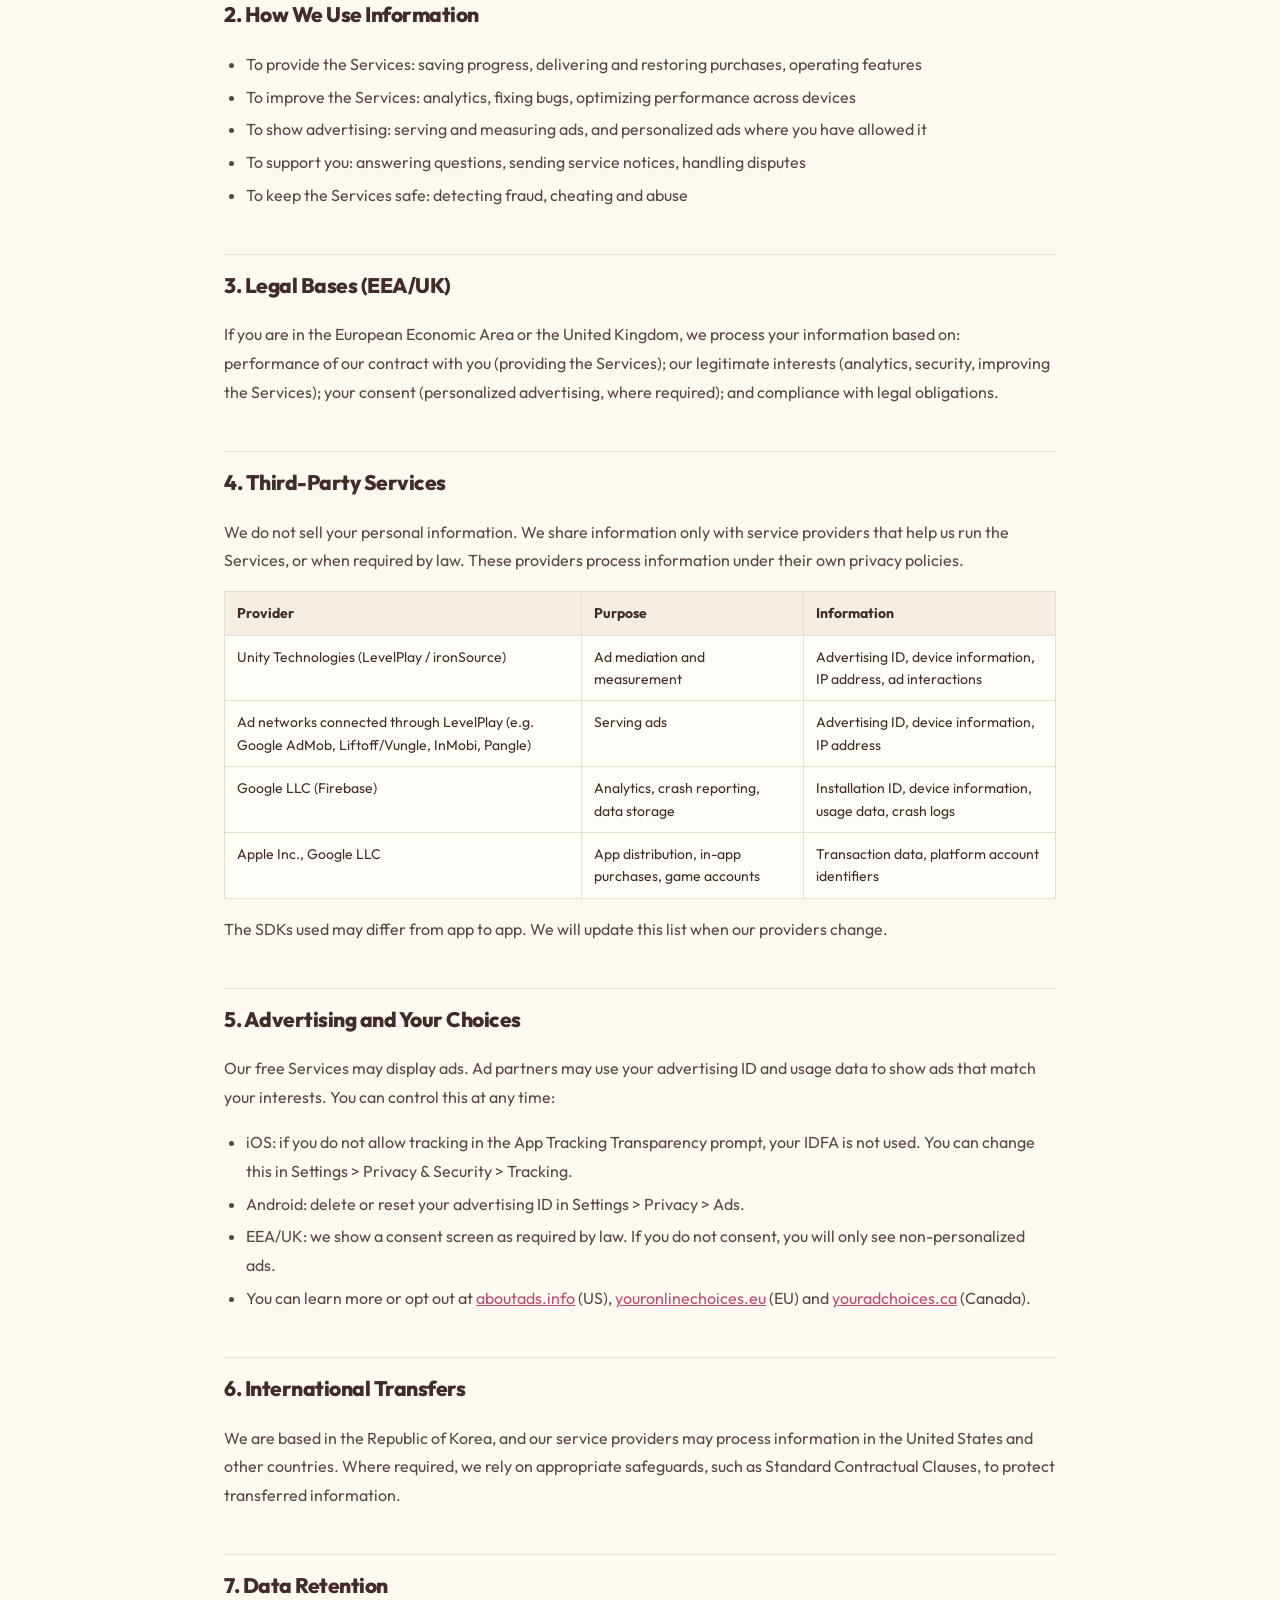
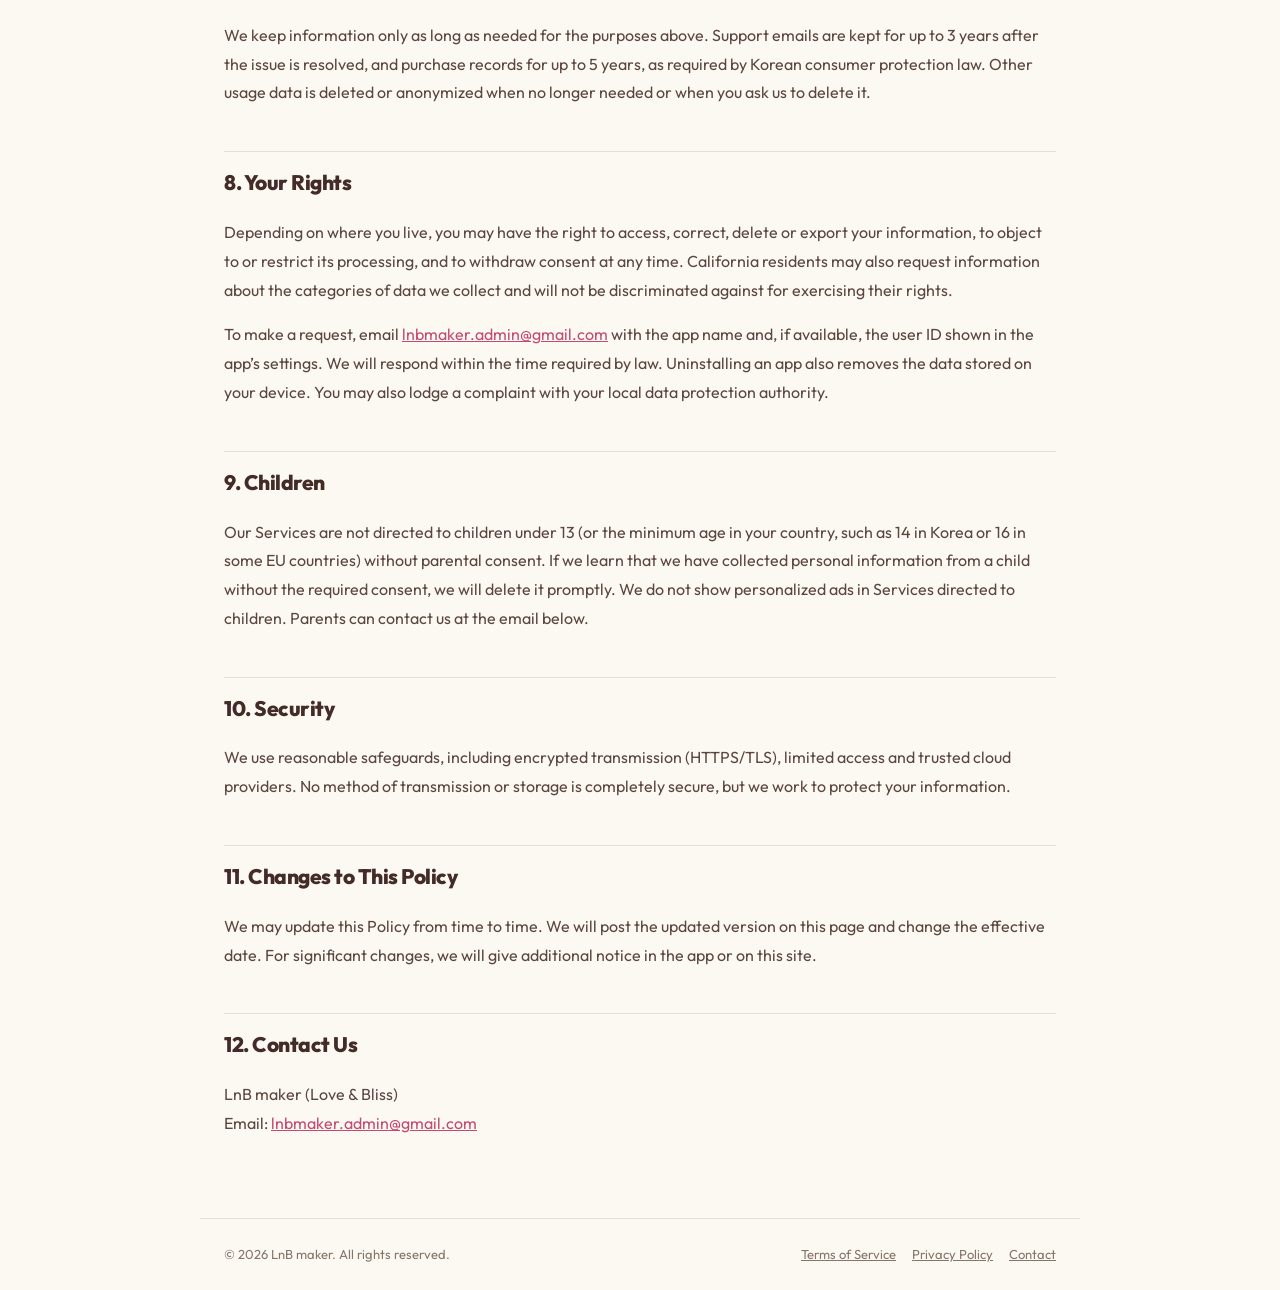
<file: privacy.html>
<!doctype html>
<html lang="en">
<head>
<meta charset="utf-8"><meta name="viewport" content="width=device-width,initial-scale=1">
<title>Privacy Policy — LnB maker</title>
<meta name="description" content="Privacy Policy for apps and games by LnB maker (Love & Bliss)">
<meta name="theme-color" content="#fcf9f2">
<link rel="alternate" hreflang="ko" href="privacy-ko.html">
<link rel="stylesheet" href="legal.css">
</head>
<body>
<header class="header"><a class="logo" href="en.html" aria-label="LnB maker home">LnB<span class="logo-heart">♥</span><span class="maker">maker</span></a><a class="lang" href="privacy-ko.html" hreflang="ko" lang="ko">한국어</a></header>
<main>
<p class="eyebrow">PRIVACY POLICY</p>
<h1>Privacy Policy</h1>
<p class="meta">Effective date: October 1, 2026</p>

<div class="intro"><p>LnB maker (Love &amp; Bliss, “we”, “us” or “our”) respects your privacy. This Privacy Policy explains what information we collect when you use our mobile apps, games and website (the “Services”), why we use it, and the choices and rights you have. We act as the data controller for the information described here.</p></div>

<nav class="toc" aria-label="Contents"><strong>Contents</strong><ol>
<li><a href="#collect">Information We Collect</a></li>
<li><a href="#use">How We Use Information</a></li>
<li><a href="#legal">Legal Bases (EEA/UK)</a></li>
<li><a href="#share">Third-Party Services</a></li>
<li><a href="#ads">Advertising and Your Choices</a></li>
<li><a href="#transfer">International Transfers</a></li>
<li><a href="#retention">Data Retention</a></li>
<li><a href="#rights">Your Rights</a></li>
<li><a href="#children">Children</a></li>
<li><a href="#security">Security</a></li>
<li><a href="#changes">Changes to This Policy</a></li>
<li><a href="#contact">Contact Us</a></li>
</ol></nav>

<h2 id="collect">1. Information We Collect</h2>
<p>Most of our Services can be used without creating an account. We collect only what we need to run and improve them.</p>
<h3>Collected automatically</h3>
<ul>
<li>Device information: device model, operating system and version, language and region settings, app version</li>
<li>Identifiers: advertising ID (Android Advertising ID, iOS IDFA) and app installation identifiers</li>
<li>Usage data: playtime, progress, scores, item usage, session times, crash and error logs</li>
<li>Network information: IP address and carrier</li>
</ul>
<h3>Provided by you</h3>
<ul>
<li>When you contact us: your email address, your message and any attachments</li>
<li>When you make an in-app purchase: receipt and transaction identifiers (payment details such as card numbers are processed by Apple or Google; we never receive them)</li>
<li>When you connect Google Play Games, Apple Game Center or similar services: the nickname and account identifier those platforms share</li>
</ul>
<p>If a feature needs additional information, such as photos or videos, we will tell you and ask for permission when you first use it.</p>

<h2 id="use">2. How We Use Information</h2>
<ul>
<li>To provide the Services: saving progress, delivering and restoring purchases, operating features</li>
<li>To improve the Services: analytics, fixing bugs, optimizing performance across devices</li>
<li>To show advertising: serving and measuring ads, and personalized ads where you have allowed it</li>
<li>To support you: answering questions, sending service notices, handling disputes</li>
<li>To keep the Services safe: detecting fraud, cheating and abuse</li>
</ul>

<h2 id="legal">3. Legal Bases (EEA/UK)</h2>
<p>If you are in the European Economic Area or the United Kingdom, we process your information based on: performance of our contract with you (providing the Services); our legitimate interests (analytics, security, improving the Services); your consent (personalized advertising, where required); and compliance with legal obligations.</p>

<h2 id="share">4. Third-Party Services</h2>
<p>We do not sell your personal information. We share information only with service providers that help us run the Services, or when required by law. These providers process information under their own privacy policies.</p>
<div class="table-wrap"><table>
<thead><tr><th>Provider</th><th>Purpose</th><th>Information</th></tr></thead>
<tbody>
<tr><td>Unity Technologies (LevelPlay / ironSource)</td><td>Ad mediation and measurement</td><td>Advertising ID, device information, IP address, ad interactions</td></tr>
<tr><td>Ad networks connected through LevelPlay (e.g. Google AdMob, Liftoff/Vungle, InMobi, Pangle)</td><td>Serving ads</td><td>Advertising ID, device information, IP address</td></tr>
<tr><td>Google LLC (Firebase)</td><td>Analytics, crash reporting, data storage</td><td>Installation ID, device information, usage data, crash logs</td></tr>
<tr><td>Apple Inc., Google LLC</td><td>App distribution, in-app purchases, game accounts</td><td>Transaction data, platform account identifiers</td></tr>
</tbody></table></div>
<p>The SDKs used may differ from app to app. We will update this list when our providers change.</p>

<h2 id="ads">5. Advertising and Your Choices</h2>
<p>Our free Services may display ads. Ad partners may use your advertising ID and usage data to show ads that match your interests. You can control this at any time:</p>
<ul>
<li>iOS: if you do not allow tracking in the App Tracking Transparency prompt, your IDFA is not used. You can change this in Settings &gt; Privacy &amp; Security &gt; Tracking.</li>
<li>Android: delete or reset your advertising ID in Settings &gt; Privacy &gt; Ads.</li>
<li>EEA/UK: we show a consent screen as required by law. If you do not consent, you will only see non-personalized ads.</li>
<li>You can learn more or opt out at <a href="https://optout.aboutads.info/">aboutads.info</a> (US), <a href="https://www.youronlinechoices.eu/">youronlinechoices.eu</a> (EU) and <a href="https://youradchoices.ca/">youradchoices.ca</a> (Canada).</li>
</ul>

<h2 id="transfer">6. International Transfers</h2>
<p>We are based in the Republic of Korea, and our service providers may process information in the United States and other countries. Where required, we rely on appropriate safeguards, such as Standard Contractual Clauses, to protect transferred information.</p>

<h2 id="retention">7. Data Retention</h2>
<p>We keep information only as long as needed for the purposes above. Support emails are kept for up to 3 years after the issue is resolved, and purchase records for up to 5 years, as required by Korean consumer protection law. Other usage data is deleted or anonymized when no longer needed or when you ask us to delete it.</p>

<h2 id="rights">8. Your Rights</h2>
<p>Depending on where you live, you may have the right to access, correct, delete or export your information, to object to or restrict its processing, and to withdraw consent at any time. California residents may also request information about the categories of data we collect and will not be discriminated against for exercising their rights.</p>
<p>To make a request, email <a href="mailto:lnbmaker.admin@gmail.com">lnbmaker.admin@gmail.com</a> with the app name and, if available, the user ID shown in the app’s settings. We will respond within the time required by law. Uninstalling an app also removes the data stored on your device. You may also lodge a complaint with your local data protection authority.</p>

<h2 id="children">9. Children</h2>
<p>Our Services are not directed to children under 13 (or the minimum age in your country, such as 14 in Korea or 16 in some EU countries) without parental consent. If we learn that we have collected personal information from a child without the required consent, we will delete it promptly. We do not show personalized ads in Services directed to children. Parents can contact us at the email below.</p>

<h2 id="security">10. Security</h2>
<p>We use reasonable safeguards, including encrypted transmission (HTTPS/TLS), limited access and trusted cloud providers. No method of transmission or storage is completely secure, but we work to protect your information.</p>

<h2 id="changes">11. Changes to This Policy</h2>
<p>We may update this Policy from time to time. We will post the updated version on this page and change the effective date. For significant changes, we will give additional notice in the app or on this site.</p>

<h2 id="contact">12. Contact Us</h2>
<p>LnB maker (Love &amp; Bliss)<br>Email: <a href="mailto:lnbmaker.admin@gmail.com">lnbmaker.admin@gmail.com</a></p>
</main>
<footer class="footer"><span>© 2026 LnB maker. All rights reserved.</span><nav aria-label="Legal"><a href="terms.html">Terms of Service</a><a href="privacy.html">Privacy Policy</a><a href="mailto:lnbmaker.admin@gmail.com">Contact</a></nav></footer>
</body>
</html>
</file>
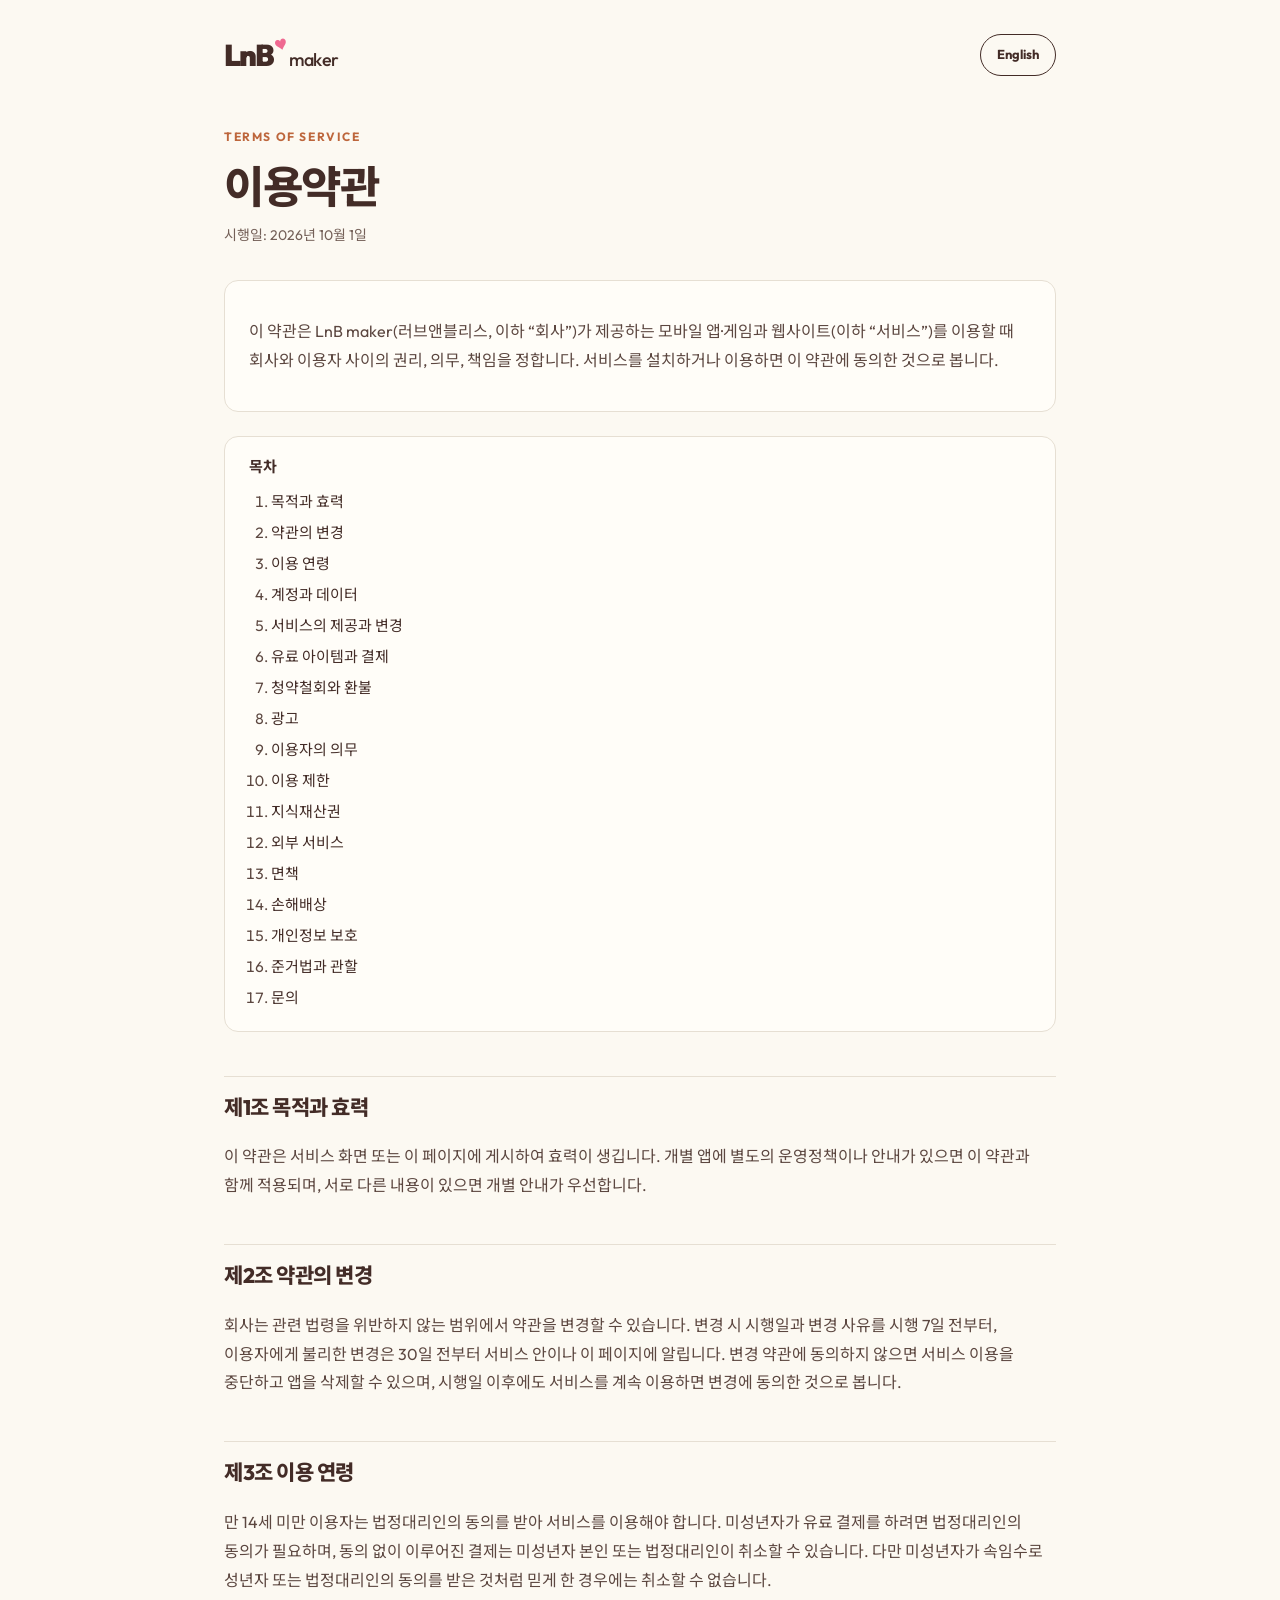
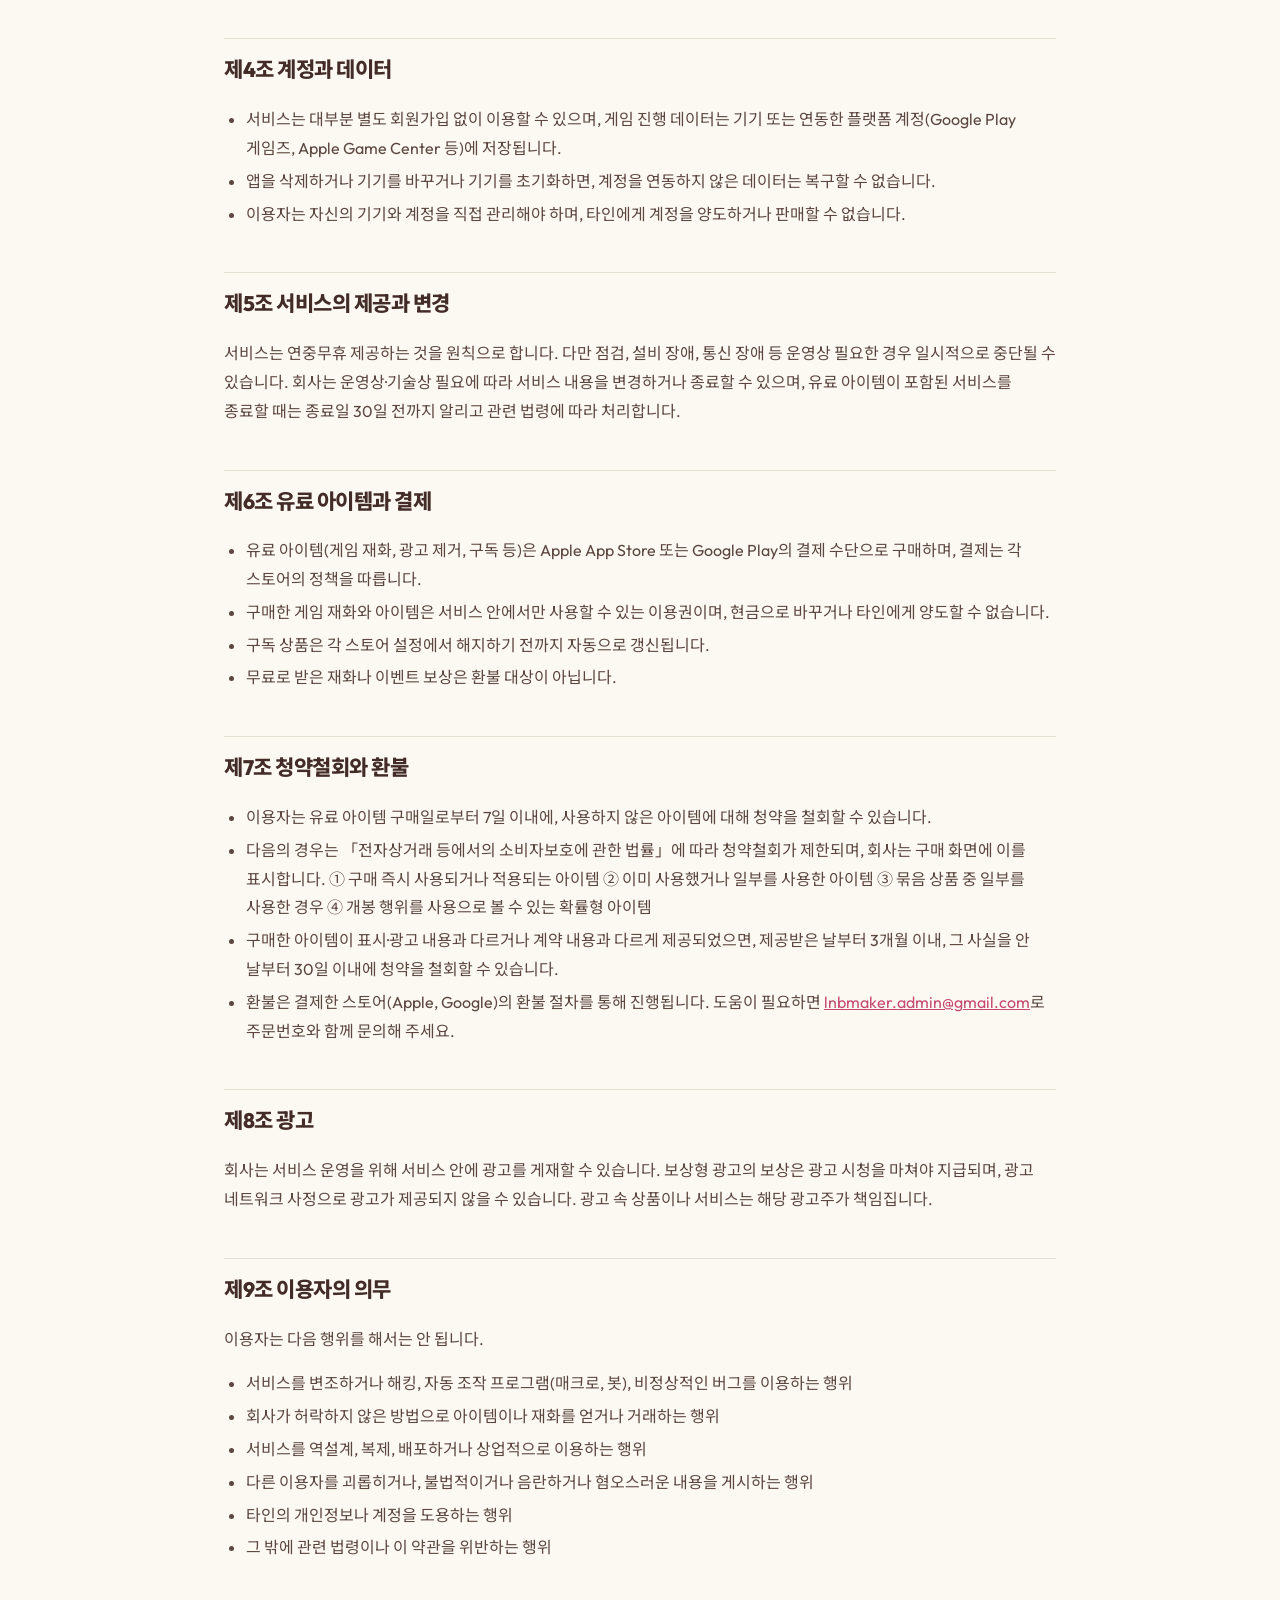
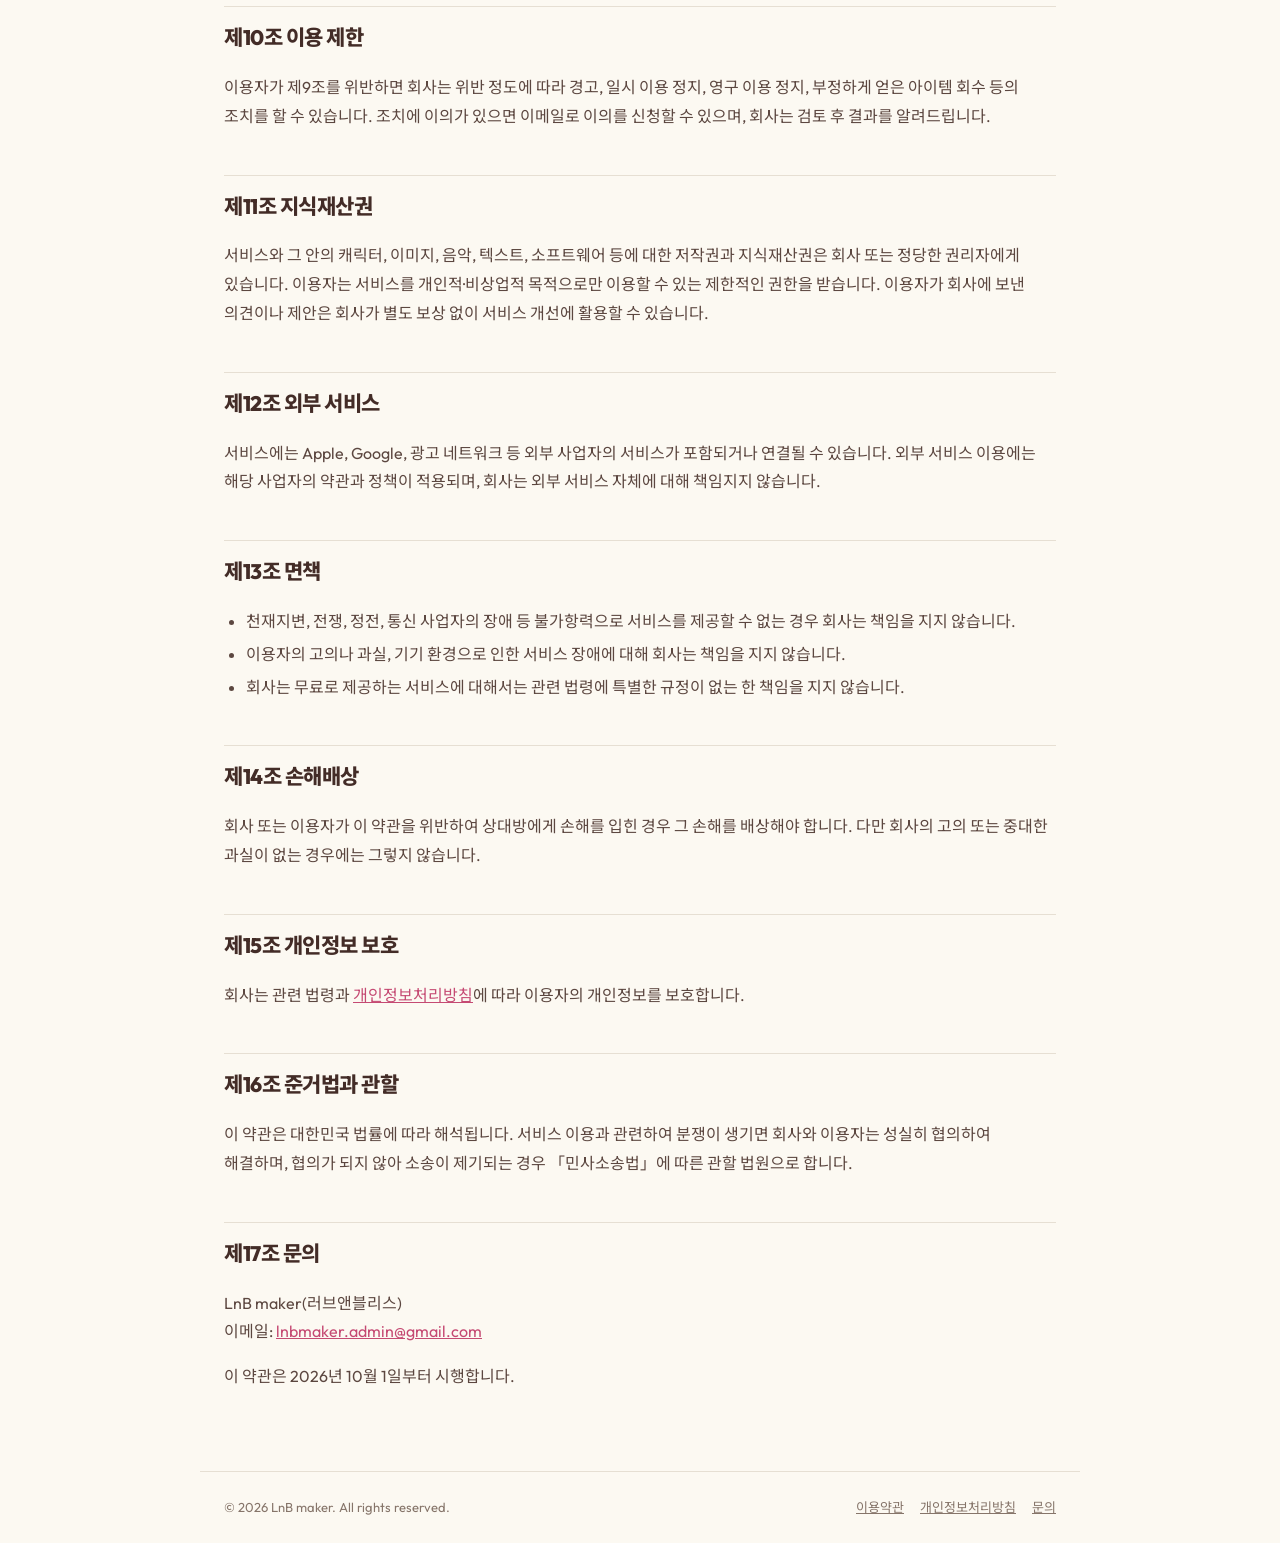
<file: terms-ko.html>
<!doctype html>
<html lang="ko">
<head>
<meta charset="utf-8"><meta name="viewport" content="width=device-width,initial-scale=1">
<title>이용약관 — LnB maker</title>
<meta name="description" content="LnB maker(러브앤블리스) 앱·게임 서비스 이용약관">
<meta name="theme-color" content="#fcf9f2">
<link rel="alternate" hreflang="en" href="terms.html">
<link rel="stylesheet" href="legal.css">
</head>
<body>
<header class="header"><a class="logo" href="index.html" aria-label="LnB maker 홈">LnB<span class="logo-heart">♥</span><span class="maker">maker</span></a><a class="lang" href="terms.html" hreflang="en" lang="en">English</a></header>
<main>
<p class="eyebrow">TERMS OF SERVICE</p>
<h1>이용약관</h1>
<p class="meta">시행일: 2026년 10월 1일</p>

<div class="intro"><p>이 약관은 LnB maker(러브앤블리스, 이하 “회사”)가 제공하는 모바일 앱·게임과 웹사이트(이하 “서비스”)를 이용할 때 회사와 이용자 사이의 권리, 의무, 책임을 정합니다. 서비스를 설치하거나 이용하면 이 약관에 동의한 것으로 봅니다.</p></div>

<nav class="toc" aria-label="목차"><strong>목차</strong><ol>
<li><a href="#t1">목적과 효력</a></li>
<li><a href="#t2">약관의 변경</a></li>
<li><a href="#t3">이용 연령</a></li>
<li><a href="#t4">계정과 데이터</a></li>
<li><a href="#t5">서비스의 제공과 변경</a></li>
<li><a href="#t6">유료 아이템과 결제</a></li>
<li><a href="#t7">청약철회와 환불</a></li>
<li><a href="#t8">광고</a></li>
<li><a href="#t9">이용자의 의무</a></li>
<li><a href="#t10">이용 제한</a></li>
<li><a href="#t11">지식재산권</a></li>
<li><a href="#t12">외부 서비스</a></li>
<li><a href="#t13">면책</a></li>
<li><a href="#t14">손해배상</a></li>
<li><a href="#t15">개인정보 보호</a></li>
<li><a href="#t16">준거법과 관할</a></li>
<li><a href="#t17">문의</a></li>
</ol></nav>

<h2 id="t1">제1조 목적과 효력</h2>
<p>이 약관은 서비스 화면 또는 이 페이지에 게시하여 효력이 생깁니다. 개별 앱에 별도의 운영정책이나 안내가 있으면 이 약관과 함께 적용되며, 서로 다른 내용이 있으면 개별 안내가 우선합니다.</p>

<h2 id="t2">제2조 약관의 변경</h2>
<p>회사는 관련 법령을 위반하지 않는 범위에서 약관을 변경할 수 있습니다. 변경 시 시행일과 변경 사유를 시행 7일 전부터, 이용자에게 불리한 변경은 30일 전부터 서비스 안이나 이 페이지에 알립니다. 변경 약관에 동의하지 않으면 서비스 이용을 중단하고 앱을 삭제할 수 있으며, 시행일 이후에도 서비스를 계속 이용하면 변경에 동의한 것으로 봅니다.</p>

<h2 id="t3">제3조 이용 연령</h2>
<p>만 14세 미만 이용자는 법정대리인의 동의를 받아 서비스를 이용해야 합니다. 미성년자가 유료 결제를 하려면 법정대리인의 동의가 필요하며, 동의 없이 이루어진 결제는 미성년자 본인 또는 법정대리인이 취소할 수 있습니다. 다만 미성년자가 속임수로 성년자 또는 법정대리인의 동의를 받은 것처럼 믿게 한 경우에는 취소할 수 없습니다.</p>

<h2 id="t4">제4조 계정과 데이터</h2>
<ul>
<li>서비스는 대부분 별도 회원가입 없이 이용할 수 있으며, 게임 진행 데이터는 기기 또는 연동한 플랫폼 계정(Google Play 게임즈, Apple Game Center 등)에 저장됩니다.</li>
<li>앱을 삭제하거나 기기를 바꾸거나 기기를 초기화하면, 계정을 연동하지 않은 데이터는 복구할 수 없습니다.</li>
<li>이용자는 자신의 기기와 계정을 직접 관리해야 하며, 타인에게 계정을 양도하거나 판매할 수 없습니다.</li>
</ul>

<h2 id="t5">제5조 서비스의 제공과 변경</h2>
<p>서비스는 연중무휴 제공하는 것을 원칙으로 합니다. 다만 점검, 설비 장애, 통신 장애 등 운영상 필요한 경우 일시적으로 중단될 수 있습니다. 회사는 운영상·기술상 필요에 따라 서비스 내용을 변경하거나 종료할 수 있으며, 유료 아이템이 포함된 서비스를 종료할 때는 종료일 30일 전까지 알리고 관련 법령에 따라 처리합니다.</p>

<h2 id="t6">제6조 유료 아이템과 결제</h2>
<ul>
<li>유료 아이템(게임 재화, 광고 제거, 구독 등)은 Apple App Store 또는 Google Play의 결제 수단으로 구매하며, 결제는 각 스토어의 정책을 따릅니다.</li>
<li>구매한 게임 재화와 아이템은 서비스 안에서만 사용할 수 있는 이용권이며, 현금으로 바꾸거나 타인에게 양도할 수 없습니다.</li>
<li>구독 상품은 각 스토어 설정에서 해지하기 전까지 자동으로 갱신됩니다.</li>
<li>무료로 받은 재화나 이벤트 보상은 환불 대상이 아닙니다.</li>
</ul>

<h2 id="t7">제7조 청약철회와 환불</h2>
<ul>
<li>이용자는 유료 아이템 구매일로부터 7일 이내에, 사용하지 않은 아이템에 대해 청약을 철회할 수 있습니다.</li>
<li>다음의 경우는 「전자상거래 등에서의 소비자보호에 관한 법률」에 따라 청약철회가 제한되며, 회사는 구매 화면에 이를 표시합니다. ① 구매 즉시 사용되거나 적용되는 아이템 ② 이미 사용했거나 일부를 사용한 아이템 ③ 묶음 상품 중 일부를 사용한 경우 ④ 개봉 행위를 사용으로 볼 수 있는 확률형 아이템</li>
<li>구매한 아이템이 표시·광고 내용과 다르거나 계약 내용과 다르게 제공되었으면, 제공받은 날부터 3개월 이내, 그 사실을 안 날부터 30일 이내에 청약을 철회할 수 있습니다.</li>
<li>환불은 결제한 스토어(Apple, Google)의 환불 절차를 통해 진행됩니다. 도움이 필요하면 <a href="mailto:lnbmaker.admin@gmail.com">lnbmaker.admin@gmail.com</a>로 주문번호와 함께 문의해 주세요.</li>
</ul>

<h2 id="t8">제8조 광고</h2>
<p>회사는 서비스 운영을 위해 서비스 안에 광고를 게재할 수 있습니다. 보상형 광고의 보상은 광고 시청을 마쳐야 지급되며, 광고 네트워크 사정으로 광고가 제공되지 않을 수 있습니다. 광고 속 상품이나 서비스는 해당 광고주가 책임집니다.</p>

<h2 id="t9">제9조 이용자의 의무</h2>
<p>이용자는 다음 행위를 해서는 안 됩니다.</p>
<ul>
<li>서비스를 변조하거나 해킹, 자동 조작 프로그램(매크로, 봇), 비정상적인 버그를 이용하는 행위</li>
<li>회사가 허락하지 않은 방법으로 아이템이나 재화를 얻거나 거래하는 행위</li>
<li>서비스를 역설계, 복제, 배포하거나 상업적으로 이용하는 행위</li>
<li>다른 이용자를 괴롭히거나, 불법적이거나 음란하거나 혐오스러운 내용을 게시하는 행위</li>
<li>타인의 개인정보나 계정을 도용하는 행위</li>
<li>그 밖에 관련 법령이나 이 약관을 위반하는 행위</li>
</ul>

<h2 id="t10">제10조 이용 제한</h2>
<p>이용자가 제9조를 위반하면 회사는 위반 정도에 따라 경고, 일시 이용 정지, 영구 이용 정지, 부정하게 얻은 아이템 회수 등의 조치를 할 수 있습니다. 조치에 이의가 있으면 이메일로 이의를 신청할 수 있으며, 회사는 검토 후 결과를 알려드립니다.</p>

<h2 id="t11">제11조 지식재산권</h2>
<p>서비스와 그 안의 캐릭터, 이미지, 음악, 텍스트, 소프트웨어 등에 대한 저작권과 지식재산권은 회사 또는 정당한 권리자에게 있습니다. 이용자는 서비스를 개인적·비상업적 목적으로만 이용할 수 있는 제한적인 권한을 받습니다. 이용자가 회사에 보낸 의견이나 제안은 회사가 별도 보상 없이 서비스 개선에 활용할 수 있습니다.</p>

<h2 id="t12">제12조 외부 서비스</h2>
<p>서비스에는 Apple, Google, 광고 네트워크 등 외부 사업자의 서비스가 포함되거나 연결될 수 있습니다. 외부 서비스 이용에는 해당 사업자의 약관과 정책이 적용되며, 회사는 외부 서비스 자체에 대해 책임지지 않습니다.</p>

<h2 id="t13">제13조 면책</h2>
<ul>
<li>천재지변, 전쟁, 정전, 통신 사업자의 장애 등 불가항력으로 서비스를 제공할 수 없는 경우 회사는 책임을 지지 않습니다.</li>
<li>이용자의 고의나 과실, 기기 환경으로 인한 서비스 장애에 대해 회사는 책임을 지지 않습니다.</li>
<li>회사는 무료로 제공하는 서비스에 대해서는 관련 법령에 특별한 규정이 없는 한 책임을 지지 않습니다.</li>
</ul>

<h2 id="t14">제14조 손해배상</h2>
<p>회사 또는 이용자가 이 약관을 위반하여 상대방에게 손해를 입힌 경우 그 손해를 배상해야 합니다. 다만 회사의 고의 또는 중대한 과실이 없는 경우에는 그렇지 않습니다.</p>

<h2 id="t15">제15조 개인정보 보호</h2>
<p>회사는 관련 법령과 <a href="privacy-ko.html">개인정보처리방침</a>에 따라 이용자의 개인정보를 보호합니다.</p>

<h2 id="t16">제16조 준거법과 관할</h2>
<p>이 약관은 대한민국 법률에 따라 해석됩니다. 서비스 이용과 관련하여 분쟁이 생기면 회사와 이용자는 성실히 협의하여 해결하며, 협의가 되지 않아 소송이 제기되는 경우 「민사소송법」에 따른 관할 법원으로 합니다.</p>

<h2 id="t17">제17조 문의</h2>
<p>LnB maker(러브앤블리스)<br>이메일: <a href="mailto:lnbmaker.admin@gmail.com">lnbmaker.admin@gmail.com</a></p>
<p>이 약관은 2026년 10월 1일부터 시행합니다.</p>
</main>
<footer class="footer"><span>© 2026 LnB maker. All rights reserved.</span><nav aria-label="법적 고지"><a href="terms-ko.html">이용약관</a><a href="privacy-ko.html">개인정보처리방침</a><a href="mailto:lnbmaker.admin@gmail.com">문의</a></nav></footer>
</body>
</html>
</file>
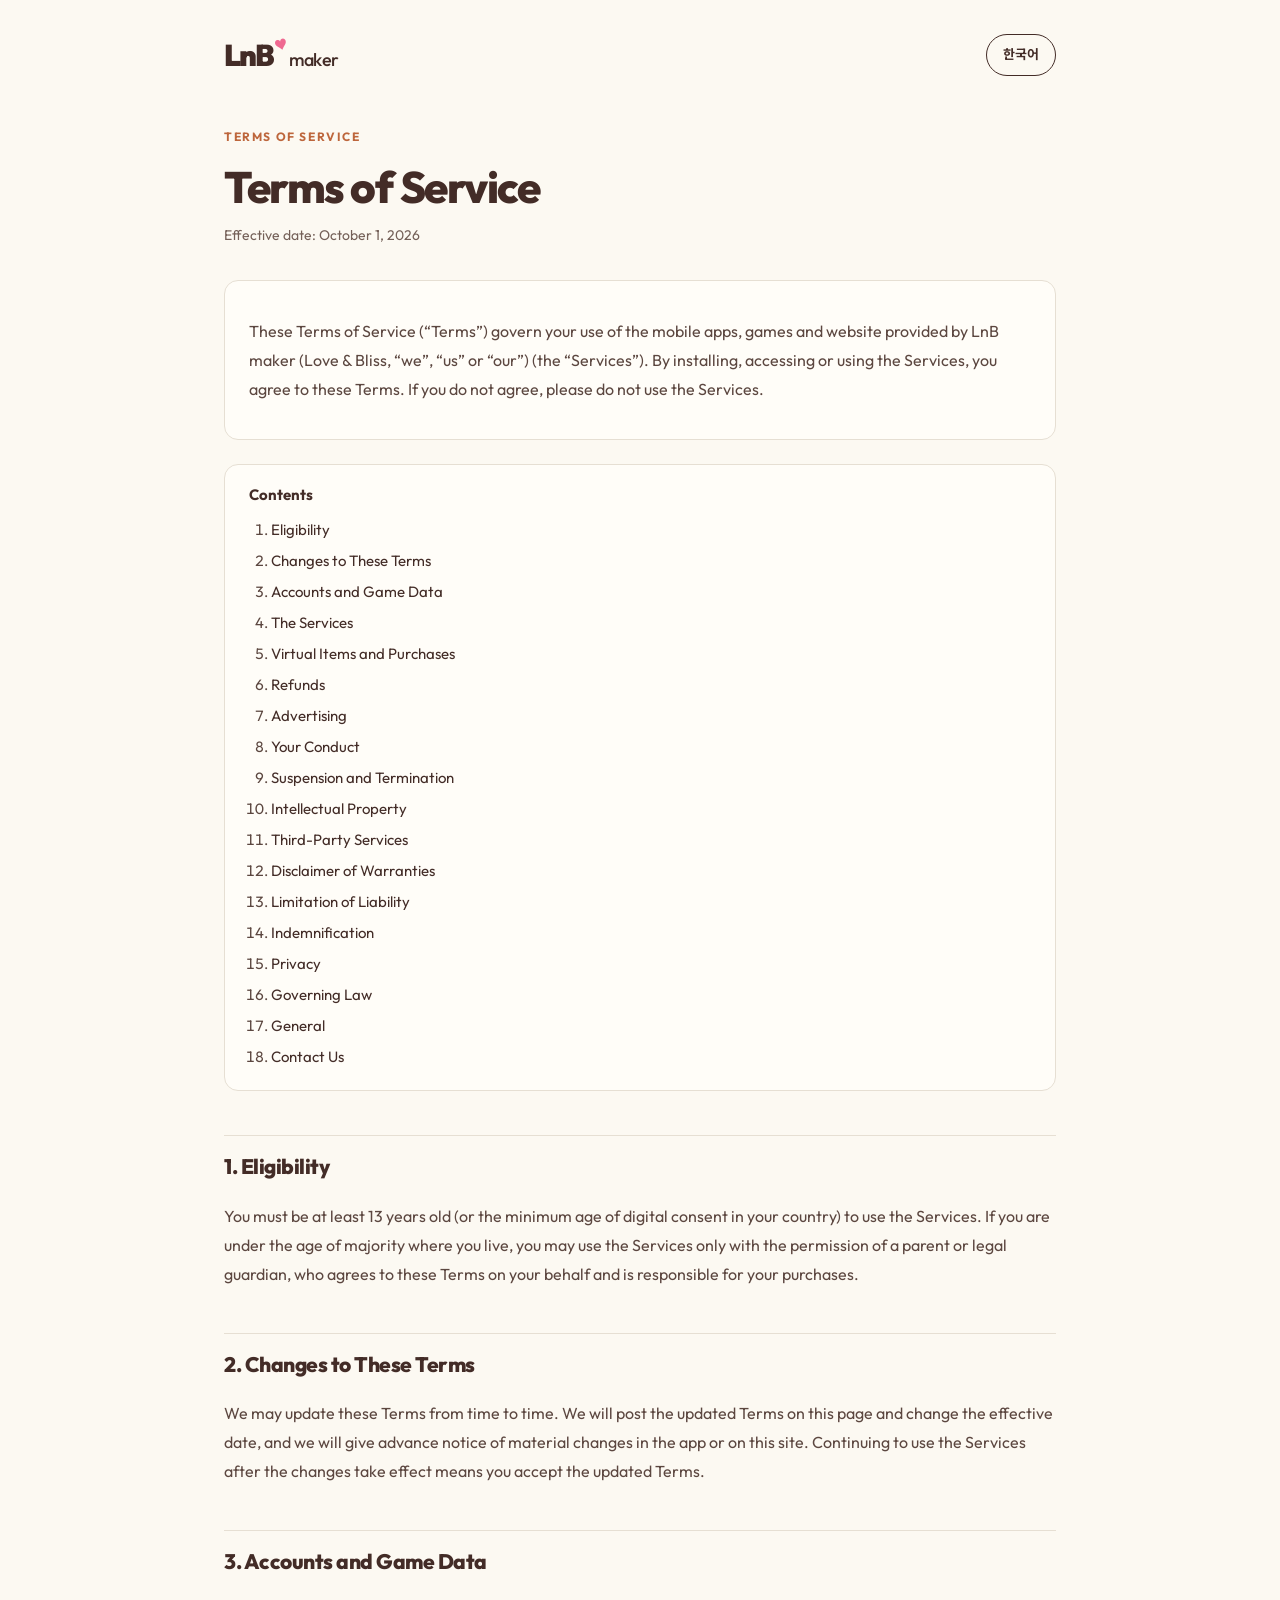
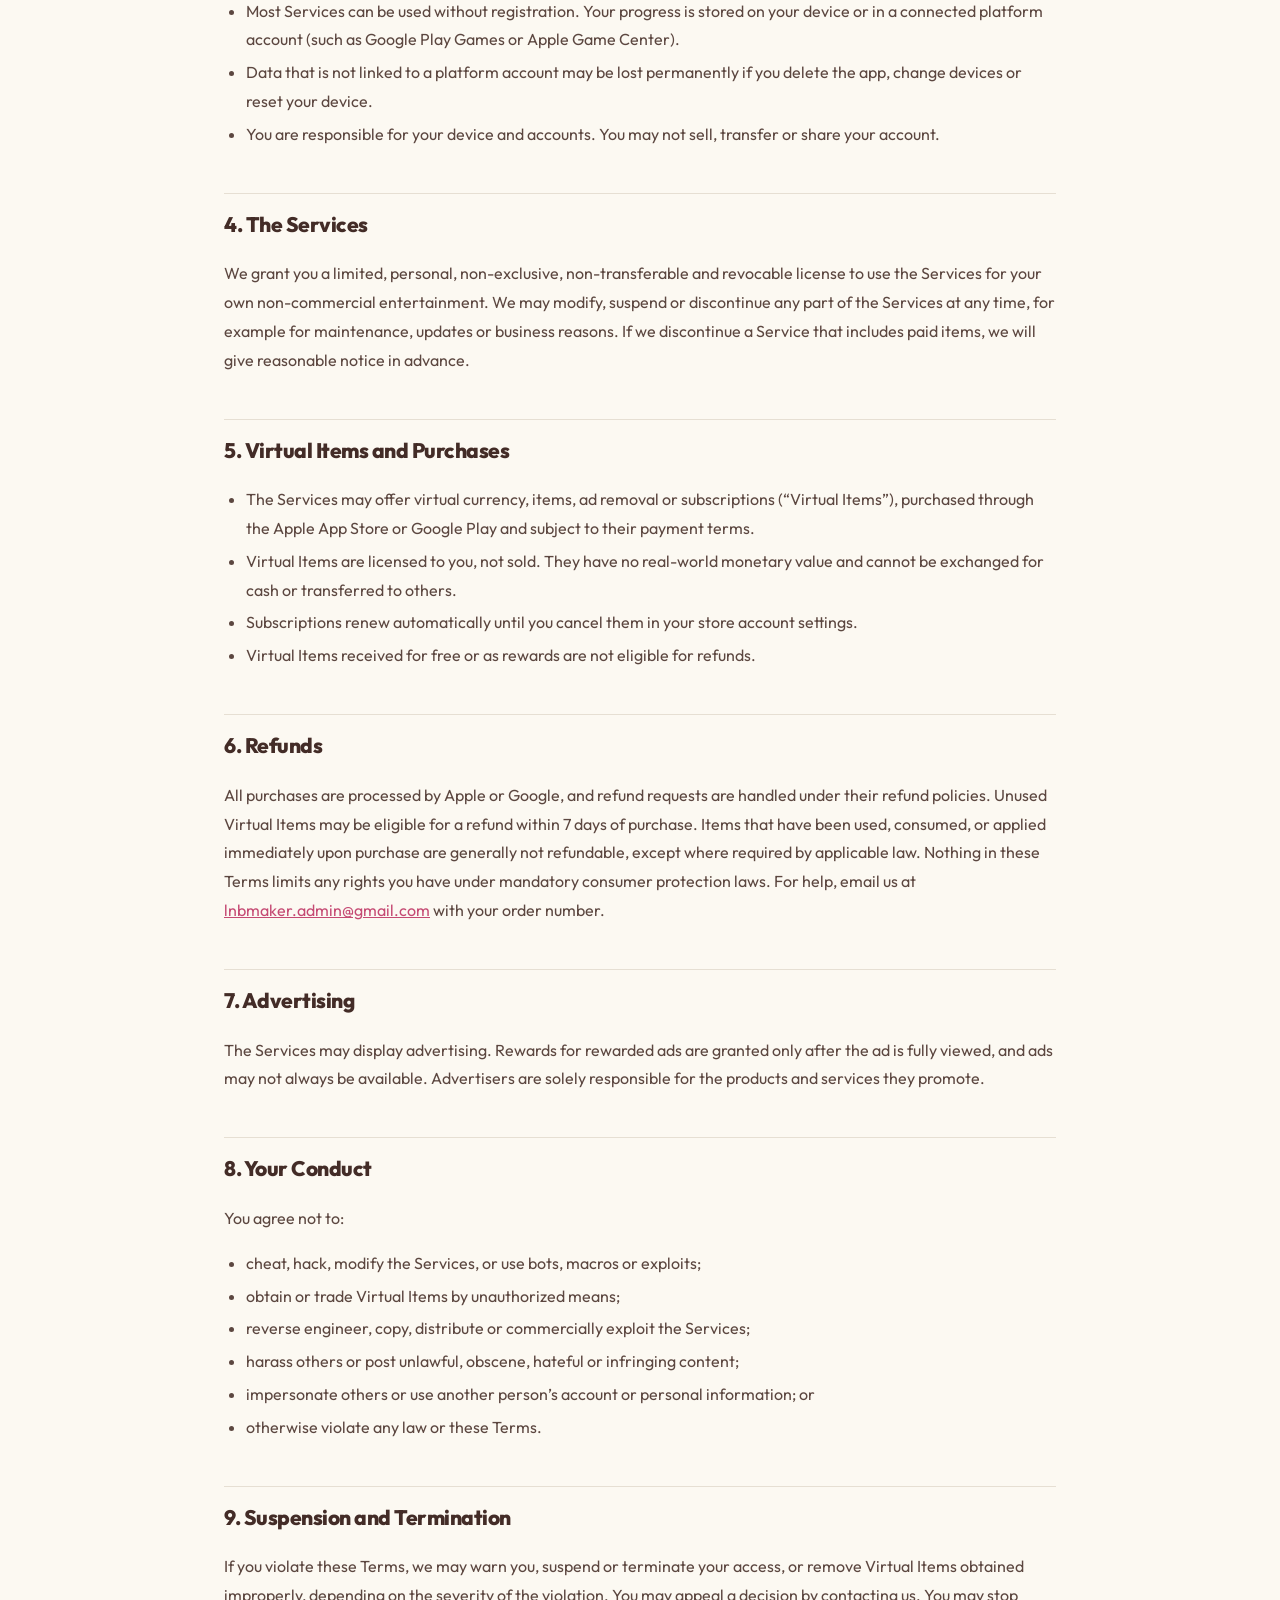
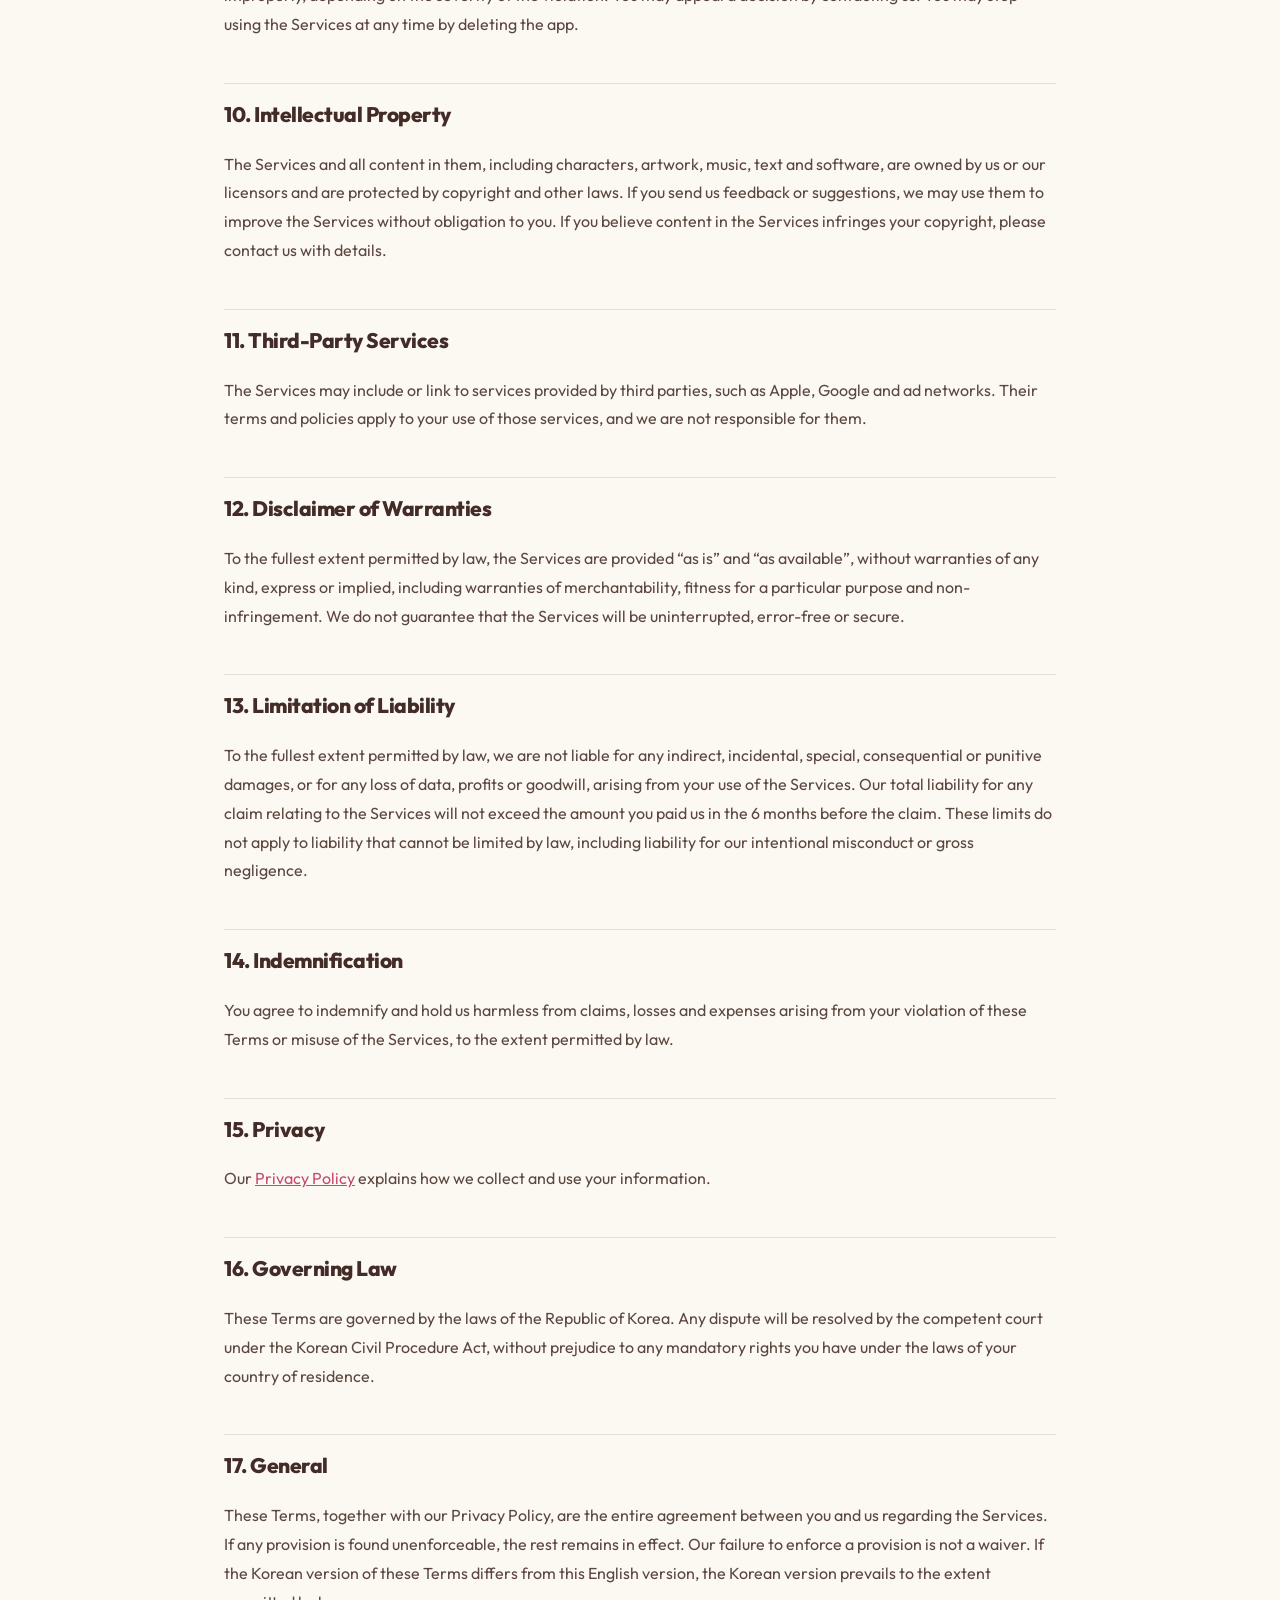
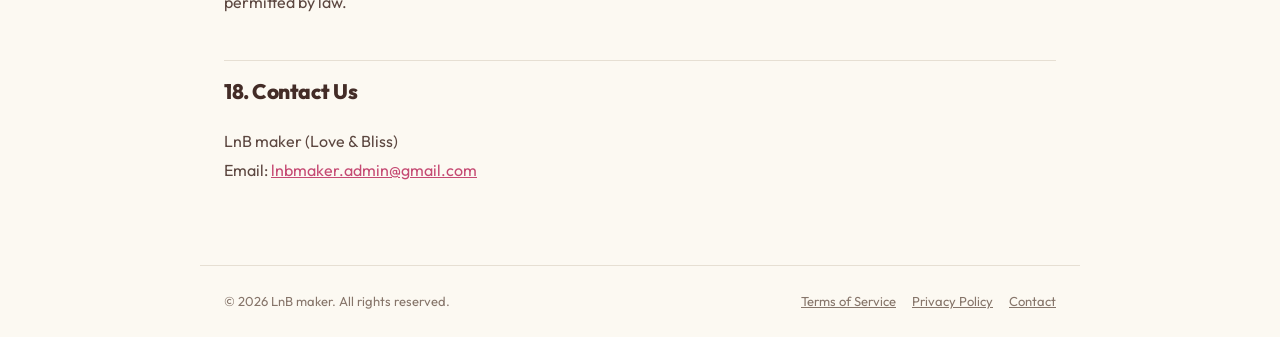
<file: terms.html>
<!doctype html>
<html lang="en">
<head>
<meta charset="utf-8"><meta name="viewport" content="width=device-width,initial-scale=1">
<title>Terms of Service — LnB maker</title>
<meta name="description" content="Terms of Service for apps and games by LnB maker (Love & Bliss)">
<meta name="theme-color" content="#fcf9f2">
<link rel="alternate" hreflang="ko" href="terms-ko.html">
<link rel="stylesheet" href="legal.css">
</head>
<body>
<header class="header"><a class="logo" href="en.html" aria-label="LnB maker home">LnB<span class="logo-heart">♥</span><span class="maker">maker</span></a><a class="lang" href="terms-ko.html" hreflang="ko" lang="ko">한국어</a></header>
<main>
<p class="eyebrow">TERMS OF SERVICE</p>
<h1>Terms of Service</h1>
<p class="meta">Effective date: October 1, 2026</p>

<div class="intro"><p>These Terms of Service (“Terms”) govern your use of the mobile apps, games and website provided by LnB maker (Love &amp; Bliss, “we”, “us” or “our”) (the “Services”). By installing, accessing or using the Services, you agree to these Terms. If you do not agree, please do not use the Services.</p></div>

<nav class="toc" aria-label="Contents"><strong>Contents</strong><ol>
<li><a href="#t1">Eligibility</a></li>
<li><a href="#t2">Changes to These Terms</a></li>
<li><a href="#t3">Accounts and Game Data</a></li>
<li><a href="#t4">The Services</a></li>
<li><a href="#t5">Virtual Items and Purchases</a></li>
<li><a href="#t6">Refunds</a></li>
<li><a href="#t7">Advertising</a></li>
<li><a href="#t8">Your Conduct</a></li>
<li><a href="#t9">Suspension and Termination</a></li>
<li><a href="#t10">Intellectual Property</a></li>
<li><a href="#t11">Third-Party Services</a></li>
<li><a href="#t12">Disclaimer of Warranties</a></li>
<li><a href="#t13">Limitation of Liability</a></li>
<li><a href="#t14">Indemnification</a></li>
<li><a href="#t15">Privacy</a></li>
<li><a href="#t16">Governing Law</a></li>
<li><a href="#t17">General</a></li>
<li><a href="#t18">Contact Us</a></li>
</ol></nav>

<h2 id="t1">1. Eligibility</h2>
<p>You must be at least 13 years old (or the minimum age of digital consent in your country) to use the Services. If you are under the age of majority where you live, you may use the Services only with the permission of a parent or legal guardian, who agrees to these Terms on your behalf and is responsible for your purchases.</p>

<h2 id="t2">2. Changes to These Terms</h2>
<p>We may update these Terms from time to time. We will post the updated Terms on this page and change the effective date, and we will give advance notice of material changes in the app or on this site. Continuing to use the Services after the changes take effect means you accept the updated Terms.</p>

<h2 id="t3">3. Accounts and Game Data</h2>
<ul>
<li>Most Services can be used without registration. Your progress is stored on your device or in a connected platform account (such as Google Play Games or Apple Game Center).</li>
<li>Data that is not linked to a platform account may be lost permanently if you delete the app, change devices or reset your device.</li>
<li>You are responsible for your device and accounts. You may not sell, transfer or share your account.</li>
</ul>

<h2 id="t4">4. The Services</h2>
<p>We grant you a limited, personal, non-exclusive, non-transferable and revocable license to use the Services for your own non-commercial entertainment. We may modify, suspend or discontinue any part of the Services at any time, for example for maintenance, updates or business reasons. If we discontinue a Service that includes paid items, we will give reasonable notice in advance.</p>

<h2 id="t5">5. Virtual Items and Purchases</h2>
<ul>
<li>The Services may offer virtual currency, items, ad removal or subscriptions (“Virtual Items”), purchased through the Apple App Store or Google Play and subject to their payment terms.</li>
<li>Virtual Items are licensed to you, not sold. They have no real-world monetary value and cannot be exchanged for cash or transferred to others.</li>
<li>Subscriptions renew automatically until you cancel them in your store account settings.</li>
<li>Virtual Items received for free or as rewards are not eligible for refunds.</li>
</ul>

<h2 id="t6">6. Refunds</h2>
<p>All purchases are processed by Apple or Google, and refund requests are handled under their refund policies. Unused Virtual Items may be eligible for a refund within 7 days of purchase. Items that have been used, consumed, or applied immediately upon purchase are generally not refundable, except where required by applicable law. Nothing in these Terms limits any rights you have under mandatory consumer protection laws. For help, email us at <a href="mailto:lnbmaker.admin@gmail.com">lnbmaker.admin@gmail.com</a> with your order number.</p>

<h2 id="t7">7. Advertising</h2>
<p>The Services may display advertising. Rewards for rewarded ads are granted only after the ad is fully viewed, and ads may not always be available. Advertisers are solely responsible for the products and services they promote.</p>

<h2 id="t8">8. Your Conduct</h2>
<p>You agree not to:</p>
<ul>
<li>cheat, hack, modify the Services, or use bots, macros or exploits;</li>
<li>obtain or trade Virtual Items by unauthorized means;</li>
<li>reverse engineer, copy, distribute or commercially exploit the Services;</li>
<li>harass others or post unlawful, obscene, hateful or infringing content;</li>
<li>impersonate others or use another person’s account or personal information; or</li>
<li>otherwise violate any law or these Terms.</li>
</ul>

<h2 id="t9">9. Suspension and Termination</h2>
<p>If you violate these Terms, we may warn you, suspend or terminate your access, or remove Virtual Items obtained improperly, depending on the severity of the violation. You may appeal a decision by contacting us. You may stop using the Services at any time by deleting the app.</p>

<h2 id="t10">10. Intellectual Property</h2>
<p>The Services and all content in them, including characters, artwork, music, text and software, are owned by us or our licensors and are protected by copyright and other laws. If you send us feedback or suggestions, we may use them to improve the Services without obligation to you. If you believe content in the Services infringes your copyright, please contact us with details.</p>

<h2 id="t11">11. Third-Party Services</h2>
<p>The Services may include or link to services provided by third parties, such as Apple, Google and ad networks. Their terms and policies apply to your use of those services, and we are not responsible for them.</p>

<h2 id="t12">12. Disclaimer of Warranties</h2>
<p>To the fullest extent permitted by law, the Services are provided “as is” and “as available”, without warranties of any kind, express or implied, including warranties of merchantability, fitness for a particular purpose and non-infringement. We do not guarantee that the Services will be uninterrupted, error-free or secure.</p>

<h2 id="t13">13. Limitation of Liability</h2>
<p>To the fullest extent permitted by law, we are not liable for any indirect, incidental, special, consequential or punitive damages, or for any loss of data, profits or goodwill, arising from your use of the Services. Our total liability for any claim relating to the Services will not exceed the amount you paid us in the 6 months before the claim. These limits do not apply to liability that cannot be limited by law, including liability for our intentional misconduct or gross negligence.</p>

<h2 id="t14">14. Indemnification</h2>
<p>You agree to indemnify and hold us harmless from claims, losses and expenses arising from your violation of these Terms or misuse of the Services, to the extent permitted by law.</p>

<h2 id="t15">15. Privacy</h2>
<p>Our <a href="privacy.html">Privacy Policy</a> explains how we collect and use your information.</p>

<h2 id="t16">16. Governing Law</h2>
<p>These Terms are governed by the laws of the Republic of Korea. Any dispute will be resolved by the competent court under the Korean Civil Procedure Act, without prejudice to any mandatory rights you have under the laws of your country of residence.</p>

<h2 id="t17">17. General</h2>
<p>These Terms, together with our Privacy Policy, are the entire agreement between you and us regarding the Services. If any provision is found unenforceable, the rest remains in effect. Our failure to enforce a provision is not a waiver. If the Korean version of these Terms differs from this English version, the Korean version prevails to the extent permitted by law.</p>

<h2 id="t18">18. Contact Us</h2>
<p>LnB maker (Love &amp; Bliss)<br>Email: <a href="mailto:lnbmaker.admin@gmail.com">lnbmaker.admin@gmail.com</a></p>
</main>
<footer class="footer"><span>© 2026 LnB maker. All rights reserved.</span><nav aria-label="Legal"><a href="terms.html">Terms of Service</a><a href="privacy.html">Privacy Policy</a><a href="mailto:lnbmaker.admin@gmail.com">Contact</a></nav></footer>
</body>
</html>
</file>
<file: style.css>
@import url('https://fonts.googleapis.com/css2?family=Noto+Sans+KR:wght@400;500;600;700;800;900&family=Outfit:wght@400;500;600;700;800;900&display=swap');
:root{--paper:#fcf9f2;--ink:#432c27;--pink:#ef6991;--yellow:#ffda68;--line:#e6dfd3}*{box-sizing:border-box}html{scroll-behavior:smooth;scroll-padding-top:100px}body{margin:0;background:var(--paper);color:var(--ink);font-family:'Outfit','Noto Sans KR',sans-serif;font-size:16px;-webkit-font-smoothing:antialiased}button,a{-webkit-tap-highlight-color:transparent}button{font:inherit;color:inherit}a{color:inherit;text-decoration:none}button{cursor:pointer}button:focus-visible,a:focus-visible{outline:3px solid #2867c7;outline-offset:6px}.wrap{max-width:1300px;width:calc(100% - 112px);margin:auto}.header{height:108px;display:flex;align-items:center;justify-content:space-between;max-width:1440px;padding:0 56px;margin:auto}.logo{display:inline-flex;align-items:baseline;font-size:39px;font-weight:900;letter-spacing:-2.5px;white-space:nowrap}.logo-heart{color:var(--pink);font-size:17px;align-self:flex-start;margin:7px 4px 0 2px;transform:rotate(-15deg)}.maker{font-size:23px;letter-spacing:-1px;font-weight:500;margin-left:1px}.header nav{display:flex;align-items:center;gap:36px;font-size:14px;font-weight:600}.header nav>a:hover{color:#c54a73}.nav-pill{border:1px solid var(--ink);padding:12px 20px;border-radius:30px}.nav-pill span{margin-left:16px}.menu{display:none}.hero{min-height:600px;padding:63px 0 77px;display:grid;grid-template-columns:1.02fr 1fr;align-items:center;gap:48px}.eyebrow{font-size:12px;letter-spacing:1.6px;font-weight:700}.tiny-star{font-size:23px;margin-right:9px;color:#bd663c;vertical-align:-2px}.hero h1{font-size:clamp(40px,4.25vw,61px);line-height:1.3;letter-spacing:-3.8px;font-weight:800;margin:28px 0 25px;word-break:keep-all}.pink-word{color:#d9527d;position:relative}.hero-description{font-size:17px;line-height:1.95;color:#746058;margin:0 0 31px}.button{display:inline-flex;align-items:center;justify-content:center;gap:25px;padding:17px 24px;border:0;border-radius:10px;font-weight:600;font-size:15px;transition:transform .2s,background .2s}.button:hover{transform:translateY(-3px);background:#694239}.button span{font-size:22px}.dark{background:var(--ink);color:#fff9ee}.hero-note{margin-top:27px;display:flex;gap:10px;align-items:center;font-size:12px;color:#86756a;letter-spacing:.4px}.note-line{width:23px;height:1px;background:#9c8875}.hero-visual{position:relative;min-width:0;padding:8px 0 28px}.art-frame{height:465px;border-radius:42% 42% 24px 24px;overflow:hidden;background:#ffdf75;position:relative;transform:rotate(2deg)}.art-frame img{height:100%;width:100%;object-fit:cover;display:block}.art-caption{position:absolute;bottom:20px;left:0;width:100%;text-align:center;letter-spacing:2.1px;font-size:11px;font-weight:600;color:#654c26}.round-sticker{position:absolute;right:-17px;top:-15px;background:#b7dcca;border:6px solid var(--paper);width:124px;height:124px;border-radius:50%;text-align:center;display:flex;flex-direction:column;justify-content:center;transform:rotate(13deg);font-size:14px;line-height:1.3}.round-sticker b{font-size:19px;font-weight:800}.round-sticker span{font-size:23px;margin-top:3px}.visual-label{position:absolute;bottom:4px;left:35px;background:#fffdf6;padding:14px 25px;border:1px solid #e3dace;border-radius:11px;box-shadow:0 5px 0 #432c2710;transform:rotate(-5deg);font-size:14px;font-weight:600}.visual-label span{color:var(--pink);font-size:23px;margin-right:14px;vertical-align:-2px}.ribbon{overflow:hidden;background:var(--ink);color:var(--paper);padding:20px 0}.ribbon>div{display:flex;width:max-content;gap:44px;align-items:center;font-size:26px;letter-spacing:2px;font-weight:600;transform:translateX(-15px)}.ribbon span{color:var(--pink);font-size:31px}.ribbon span:nth-of-type(even){color:var(--yellow)}.work{padding:100px 0 88px}.section-top{display:flex;align-items:flex-end;justify-content:space-between;gap:28px}.section-top h2{font-size:40px;line-height:1.4;letter-spacing:-1.8px;font-weight:750;margin:14px 0 0}.section-top h2 em{font-style:normal;color:#c95479}.section-top>p{font-size:15px;line-height:1.9;color:#847066;margin:0 0 5px}.filter-row{display:flex;justify-content:space-between;align-items:center;margin:37px 0 27px}.filters{display:flex;gap:9px}.filter{border:1px solid var(--line);border-radius:28px;background:transparent;padding:11px 19px;font-size:14px;font-weight:600}.filter span{font-size:11px;margin-left:8px;opacity:.65}.filter.active{background:var(--ink);border-color:var(--ink);color:var(--paper)}.filter:hover:not(.active){background:#eee7dd}.work-aside{font-size:11px;letter-spacing:1.4px;color:#917c70}.projects{display:grid;grid-template-columns:1fr 1fr;gap:42px 28px}.project{display:block;background:none;border:0;padding:0;text-align:left;width:100%;min-width:0}.project[hidden]{display:none}.project-art{height:320px;border-radius:16px;position:relative;overflow:hidden;padding:25px 26px;transition:transform .25s}.project:hover .project-art{transform:translateY(-5px)}.battle{background:#f7cf63;color:#57311f}.bubble{background:#f3a7bb;color:#772e4b}.haru{background:#b7dccd;color:#28594c}.ssuk{background:#c7c4ec;color:#49416c}.card-tag{font-size:11px;font-weight:600;letter-spacing:1px}.project-number{float:right;font-size:11px;opacity:.75;letter-spacing:.6px}.type-art{position:absolute;top:86px;left:36px;right:28px}.type-small{display:block;font-size:14px;font-weight:500;margin-bottom:6px}.type-art strong{display:block;font-weight:900;font-size:68px;letter-spacing:-4px;line-height:1.35}.type-symbol{position:absolute;right:9px;top:14px;font-size:100px;font-weight:400;transform:rotate(12deg);opacity:.7}.type-en{font-size:11px;font-weight:700;letter-spacing:2px}.kids{font-family:'Outfit',sans-serif;font-size:41px;letter-spacing:-2px;margin-left:14px;font-weight:600}.art-bottom{position:absolute;left:28px;bottom:24px;font-size:11px;letter-spacing:.5px}.plus{position:absolute;right:24px;bottom:18px;border:1px solid currentColor;width:37px;height:37px;border-radius:50%;text-align:center;line-height:32px;font-size:26px;font-weight:400;transition:transform .25s}.project:hover .plus{transform:rotate(90deg)}.project-meta{display:flex;justify-content:space-between;align-items:flex-start;gap:14px;padding:21px 2px 0}.project-meta h3{font-size:21px;letter-spacing:-.6px;margin:0 0 8px}.project-meta p{font-size:14px;line-height:1.6;color:#887267;margin:0}.status{white-space:nowrap;border:1px solid #ded6ca;padding:6px 9px;border-radius:5px;font-size:12px;color:#857264;margin-top:3px}.project-footnote{margin:38px 0 0;text-align:center;font-size:13px;color:#938276;line-height:1.7}.about{background:#f0eadf;padding:76px 0}.about-inner{display:grid;grid-template-columns:1fr 1.65fr;gap:70px}.about-label{display:flex;flex-direction:column;align-items:flex-start}.big-asterisk{font-size:144px;line-height:1.2;color:#c96544;margin:12px 0 7px;font-family:Arial,sans-serif}.about-mini{font-size:11px;font-weight:600;line-height:1.8;letter-spacing:1px}.about-copy h2{font-size:35px;line-height:1.5;letter-spacing:-1.6px;margin:0 0 24px}.about-copy h2>span{color:#ae674c}.about-copy p{font-size:15px;line-height:1.95;color:#7c695e;margin:0 0 16px;word-break:keep-all}.signature{margin-top:29px;font-size:30px;letter-spacing:-1px;font-weight:600}.signature span{display:inline-block;margin-left:23px;font-size:12px;font-weight:400;letter-spacing:0;color:#907c6d}.values{padding:88px 0 74px}.value-grid{display:grid;grid-template-columns:repeat(3,1fr);gap:40px;margin-top:48px}.value-grid article{border-top:1px solid #dcd1c2;padding-top:22px;position:relative}.value-icon{font-size:40px;line-height:1.3}.pink{color:#d6517d}.yellow{color:#c68d2e}.mint{color:#397d66}.value-no{float:right;font-size:12px;color:#a18b7b;margin-top:12px}.value-grid h3{font-size:21px;margin:23px 0 12px;letter-spacing:-.6px}.value-grid p{font-size:14px;line-height:1.9;color:#8a7568;word-break:keep-all}.closing{background:#f4d2d8;border-radius:19px;padding:43px 48px;display:flex;justify-content:space-between;align-items:center;margin-bottom:85px;gap:30px}.closing h2{font-size:33px;letter-spacing:-1.4px;line-height:1.5;margin:14px 0 0}.closing h2 span{display:inline-block;margin-left:15px;color:#b54167;font-size:30px;transform:rotate(-12deg)}.footer{background:var(--ink);color:#fcf5e8;padding:43px 0 24px;overflow:hidden}.footer-top{display:flex;align-items:center;justify-content:space-between;gap:25px}.footer-top p{font-size:13px;line-height:1.8;color:#c6afa0;margin:0 auto 0 55px}.top-link{font-size:11px;letter-spacing:1px}.footer-word{text-align:center;font-size:clamp(70px,14vw,202px);font-weight:700;line-height:1.2;letter-spacing:-8px;margin:20px 0 25px;color:#fff0cd;white-space:nowrap}.footer-word i{font-family:Georgia,serif;font-weight:500;color:#ee95ad;letter-spacing:-10px}.footer-bottom{display:flex;justify-content:space-between;padding-top:20px;border-top:1px solid #6e5145;font-size:11px;color:#bea797}.skip{position:fixed;top:-80px;left:20px;background:var(--ink);color:white;padding:14px;z-index:100}.skip:focus{top:10px}.sr-only{position:absolute;width:1px;height:1px;overflow:hidden;clip:rect(0,0,0,0)}dialog{border:0;border-radius:23px;padding:42px;color:var(--ink);background:var(--paper);max-width:580px;width:calc(100% - 32px);max-height:85vh;overflow:auto;box-shadow:0 30px 100px #0003}dialog::backdrop{background:#281b18aa;backdrop-filter:blur(6px)}.dialog-close{position:absolute;top:14px;right:16px;width:40px;height:40px;border-radius:50%;border:1px solid var(--line);background:none;font-size:27px;line-height:30px}.dialog-kicker{font-size:12px;letter-spacing:1px;font-weight:600;margin:9px 0 17px;color:#ad4a68}dialog h2{font-size:40px;letter-spacing:-2px;margin:0 0 8px}.dialog-subtitle{font-size:18px;line-height:1.6;font-weight:600}.dialog-description{font-size:16px;line-height:1.9;color:#7c665d}.dialog-details{display:flex;gap:8px;flex-wrap:wrap;margin:23px 0}.dialog-details span{font-size:13px;background:#ede5d8;padding:8px 12px;border-radius:20px}.dialog-status{border-top:1px solid var(--line);padding-top:18px;font-size:14px;color:#8a7063;line-height:1.7}.dialog-done{margin-top:10px;width:100%}@media(min-width:1500px){.hero{gap:75px}.hero h1{font-size:62px}}@media(max-width:1050px){.wrap{width:calc(100% - 64px)}.header{padding:0 32px}.hero{gap:28px}.hero h1{font-size:43px;letter-spacing:-2.5px}.art-frame{height:410px}.round-sticker{width:104px;height:104px;font-size:12px;right:-10px}.round-sticker b{font-size:16px}.section-top h2{font-size:35px}.type-art strong{font-size:55px}.type-symbol{font-size:78px;right:0}.type-art{left:26px}.project-art{height:290px;padding:23px 20px}.project-number{display:none}.project-meta{display:block}.status{display:inline-block;margin-top:14px}.about-inner{gap:32px;grid-template-columns:1fr 2fr}.about-copy h2{font-size:30px}.signature span{display:block;margin:7px 0 0}.value-grid{gap:25px}.closing{padding:36px}.footer-word{letter-spacing:-5px}}@media(max-width:700px){html{scroll-padding-top:25px}.wrap{width:calc(100% - 40px)}.header{height:86px;padding:0 22px;position:relative}.logo{font-size:34px}.maker{font-size:21px}.header nav{display:none;position:absolute;left:20px;right:20px;top:76px;padding:22px;background:var(--paper);border:1px solid var(--line);border-radius:13px;z-index:20;box-shadow:0 15px 30px #432c2715;align-items:stretch;gap:21px}.header nav.open{display:flex;flex-direction:column}.menu{display:flex;flex-direction:column;justify-content:center;gap:6px;border:1px solid #d7ccbd;border-radius:50%;height:42px;width:42px;background:transparent;padding:11px}.menu span{height:2px;width:100%;background:var(--ink)}.hero{grid-template-columns:1fr;padding:24px 0 52px;gap:40px}.hero .eyebrow{font-size:10px;letter-spacing:1.2px}.hero h1{font-size:clamp(37px,8.9vw,57px);letter-spacing:-2.3px;margin:22px 0}.hero-description{font-size:16px;line-height:1.85;margin-bottom:24px}.hero-note{margin-top:20px}.hero-visual{margin:0 10px}.art-frame{height:370px;border-radius:42% 42% 20px 20px}.round-sticker{right:-12px;top:-12px}.visual-label{left:17px;padding:12px 20px}.ribbon{padding:16px 0}.ribbon>div{font-size:21px;gap:27px}.ribbon span{font-size:26px}.work{padding:58px 0}.section-top{display:block}.section-top h2{font-size:30px;letter-spacing:-1.4px}.section-top>p{font-size:14px;margin:19px 0 0}.filter-row{margin:28px 0 22px}.work-aside{display:none}.filter{padding:10px 17px}.projects{grid-template-columns:1fr;gap:29px}.project-art{height:285px}.type-art{top:76px;left:27px}.type-art strong{font-size:63px}.type-symbol{font-size:86px;right:8px}.project-number{display:inline}.project-meta{display:flex;padding-top:17px;gap:8px}.project-meta h3{font-size:20px}.project-meta p{font-size:13px;max-width:240px}.status{font-size:11px;margin-top:2px;padding:5px 7px}.project-footnote{font-size:12px;max-width:270px;margin:30px auto 0}.about{padding:43px 0}.about-inner{grid-template-columns:1fr;gap:26px}.about-label{position:relative;min-height:45px;justify-content:center}.big-asterisk{position:absolute;right:0;top:-15px;font-size:64px;margin:0}.about-mini{display:none}.about-copy h2{font-size:28px}.about-copy p{font-size:14px}.desktop-break{display:none}.signature{font-size:27px}.signature span{display:inline-block;font-size:11px;margin-left:15px}.values{padding:55px 0 38px}.value-grid{grid-template-columns:1fr;gap:22px;margin-top:29px}.value-grid article{padding-left:64px;padding-top:23px;min-height:150px}.value-icon{position:absolute;left:2px;top:20px}.value-grid h3{margin:1px 0 11px;font-size:19px}.value-grid p{margin:0;font-size:14px}.value-no{margin-top:5px}.closing{padding:30px 24px;display:block;margin-bottom:49px}.closing .eyebrow{font-size:10px}.closing h2{font-size:28px}.closing .button{margin-top:25px;font-size:13px;padding:15px 20px;gap:13px}.footer{padding-top:30px}.footer-top{flex-wrap:wrap;gap:20px}.footer-top p{margin:0;font-size:11px}.top-link{margin-top:0;font-size:10px}.footer-word{font-size:18vw;letter-spacing:-3px;margin:25px 0}.footer-word i{letter-spacing:-4px}.footer-bottom{gap:14px;flex-direction:column;font-size:10px}dialog{padding:33px 25px}dialog h2{font-size:34px}.dialog-subtitle{font-size:16px}.dialog-description{font-size:15px}}@media(prefers-reduced-motion:reduce){html{scroll-behavior:auto}*{transition:none!important}}

/* Korean / English editions */
.header{gap:20px}.header nav{margin-left:auto;gap:24px}.language-switch{display:flex;align-items:center;gap:9px;white-space:nowrap;font-size:13px;font-weight:500}.language-switch span{opacity:.3}.language-switch a{padding:9px 0;color:#89746a}.language-switch a[aria-current="page"]{color:var(--ink);font-weight:700}.language-switch a:hover{color:#c54a73}html[lang="en"] .hero h1{font-family:'Outfit',sans-serif;font-size:clamp(39px,4.4vw,62px);letter-spacing:-2px;line-height:1.13}html[lang="en"] .section-top h2{letter-spacing:-1px}html[lang="en"] .type-art strong{font-size:49px;letter-spacing:-1.8px;padding-right:58px}html[lang="en"] .type-symbol{font-size:65px;top:34px;right:0}html[lang="en"] .type-en{letter-spacing:1px}html[lang="en"] .kids{font-size:28px;margin-left:8px;letter-spacing:-1px}html[lang="en"] .ssuk .type-art strong{padding-right:0}html[lang="en"] .project-meta{flex-wrap:wrap}html[lang="en"] .project-meta .status{margin-top:0}html[lang="en"] .about-copy h2{font-size:34px;letter-spacing:-.8px}html[lang="en"] .value-grid h3{letter-spacing:-.3px}html[lang="en"] .art-bottom{max-width:calc(100% - 88px);line-height:1.5}html[lang="en"] .signature span{margin-left:15px}html[lang="en"] .visual-label{font-size:13px;padding:14px 17px}
@media(max-width:1050px){.header{gap:17px}.header nav{gap:18px;font-size:13px}.nav-pill{padding:10px 15px}.nav-pill span{margin-left:9px}html[lang="en"] .type-art strong{font-size:39px}html[lang="en"] .type-symbol{font-size:52px}html[lang="en"] .about-copy h2{font-size:29px}html[lang="en"] .signature span{display:block;margin:7px 0 0}}
@media(max-width:800px) and (min-width:701px){.header{padding:0 24px;gap:13px}.header nav{gap:14px}.header .logo{font-size:32px}.header .maker{font-size:19px}.nav-pill span{display:none}.language-switch{font-size:12px;gap:6px}}
@media(max-width:700px){.header{gap:15px}.header .logo{margin-right:auto}.header nav{margin-left:0;font-size:14px;gap:21px}.language-switch{font-size:12px;gap:7px}.menu{flex-shrink:0}html[lang="en"] .hero h1{font-size:clamp(36px,9.4vw,58px);letter-spacing:-1.6px;line-height:1.15}html[lang="en"] .hero-description{font-size:16px}html[lang="en"] .section-top h2{font-size:32px}html[lang="en"] .type-art strong{font-size:44px}html[lang="en"] .type-symbol{font-size:60px}html[lang="en"] .type-small{font-size:13px}html[lang="en"] .about-copy h2{font-size:28px}html[lang="en"] .signature span{display:block;margin:7px 0 0}html[lang="en"] .value-grid h3{font-size:20px}html[lang="en"] .project-meta p{max-width:none}.header .logo-heart{margin-right:2px}}
@media(max-width:380px){.header{padding:0 17px;gap:11px}.header .logo{font-size:29px}.header .maker{font-size:18px}.language-switch{font-size:11px;gap:5px}html[lang="en"] .type-art strong{font-size:37px}html[lang="en"] .type-symbol{font-size:49px}html[lang="en"] .visual-label{font-size:12px;padding:12px}}
.footer-legal{display:flex;flex-wrap:wrap;gap:6px 18px}.footer-legal a{color:#e6d5c6;text-decoration:underline;text-underline-offset:3px;text-decoration-color:#8f7466}.footer-legal a:hover{color:#fff9ee}.footer-legal b{font-weight:700}
</file>
<file: legal.css>
@import url('https://fonts.googleapis.com/css2?family=Noto+Sans+KR:wght@400;500;700;800&family=Outfit:wght@400;500;700;800;900&display=swap');
:root{--paper:#fcf9f2;--ink:#432c27;--pink:#ef6991;--muted:#746058;--line:#e6dfd3;--card:#fffdf8}
*{box-sizing:border-box}
html{scroll-behavior:smooth}
body{margin:0;background:var(--paper);color:var(--ink);font-family:'Outfit','Noto Sans KR',sans-serif;font-size:16px;line-height:1.8;-webkit-font-smoothing:antialiased;word-break:keep-all}
a{color:#c54a73}
a:focus-visible{outline:3px solid #2867c7;outline-offset:4px}
.header{max-width:880px;margin:auto;padding:28px 24px;display:flex;align-items:center;justify-content:space-between;gap:16px}
.logo{display:inline-flex;align-items:baseline;font-size:30px;font-weight:900;letter-spacing:-2px;color:var(--ink);text-decoration:none;white-space:nowrap}
.logo-heart{color:var(--pink);font-size:13px;align-self:flex-start;margin:6px 3px 0 2px;transform:rotate(-15deg)}
.maker{font-size:18px;letter-spacing:-.8px;font-weight:500}
.lang{font-size:13px;font-weight:700;color:var(--ink);text-decoration:none;border:1px solid var(--ink);padding:8px 16px;border-radius:30px;white-space:nowrap}
.lang:hover{background:var(--ink);color:#fff9ee}
main{max-width:880px;margin:auto;padding:16px 24px 64px}
.eyebrow{font-size:12px;letter-spacing:1.6px;font-weight:700;color:#bd663c;margin:0}
h1{font-size:clamp(30px,6vw,44px);line-height:1.3;letter-spacing:-1.5px;font-weight:800;margin:10px 0 8px}
.meta{color:var(--muted);font-size:14px;margin:0 0 32px}
.intro{background:var(--card);border:1px solid var(--line);border-radius:14px;padding:20px 24px;margin-bottom:24px}
.toc{background:var(--card);border:1px solid var(--line);border-radius:14px;padding:16px 24px;margin-bottom:40px;font-size:15px}
.toc ol{margin:8px 0 0;padding-left:22px}
.toc a{color:var(--ink);text-decoration:none}
.toc a:hover{color:#c54a73;text-decoration:underline}
h2{font-size:21px;letter-spacing:-.5px;font-weight:800;margin:44px 0 10px;padding-top:12px;border-top:1px solid var(--line);scroll-margin-top:16px}
h3{font-size:17px;font-weight:700;margin:24px 0 6px}
p,li{color:#5c4740}
ul,ol{padding-left:22px}
li{margin:4px 0}
.table-wrap{overflow-x:auto;margin:12px 0}
table{border-collapse:collapse;width:100%;font-size:14px;line-height:1.6;background:var(--card)}
th,td{border:1px solid var(--line);padding:10px 12px;text-align:left;vertical-align:top}
th{background:#f4ede1;font-weight:700}
.footer{border-top:1px solid var(--line);max-width:880px;margin:auto;padding:24px;font-size:13px;color:#86756a;display:flex;flex-wrap:wrap;gap:8px 20px;justify-content:space-between}
.footer nav{display:flex;flex-wrap:wrap;gap:8px 16px}
.footer a{color:#86756a}
@media (max-width:600px){.header{padding:20px 16px}main{padding:8px 16px 48px}.footer{padding:20px 16px}.intro,.toc{padding:16px}}
</file>
